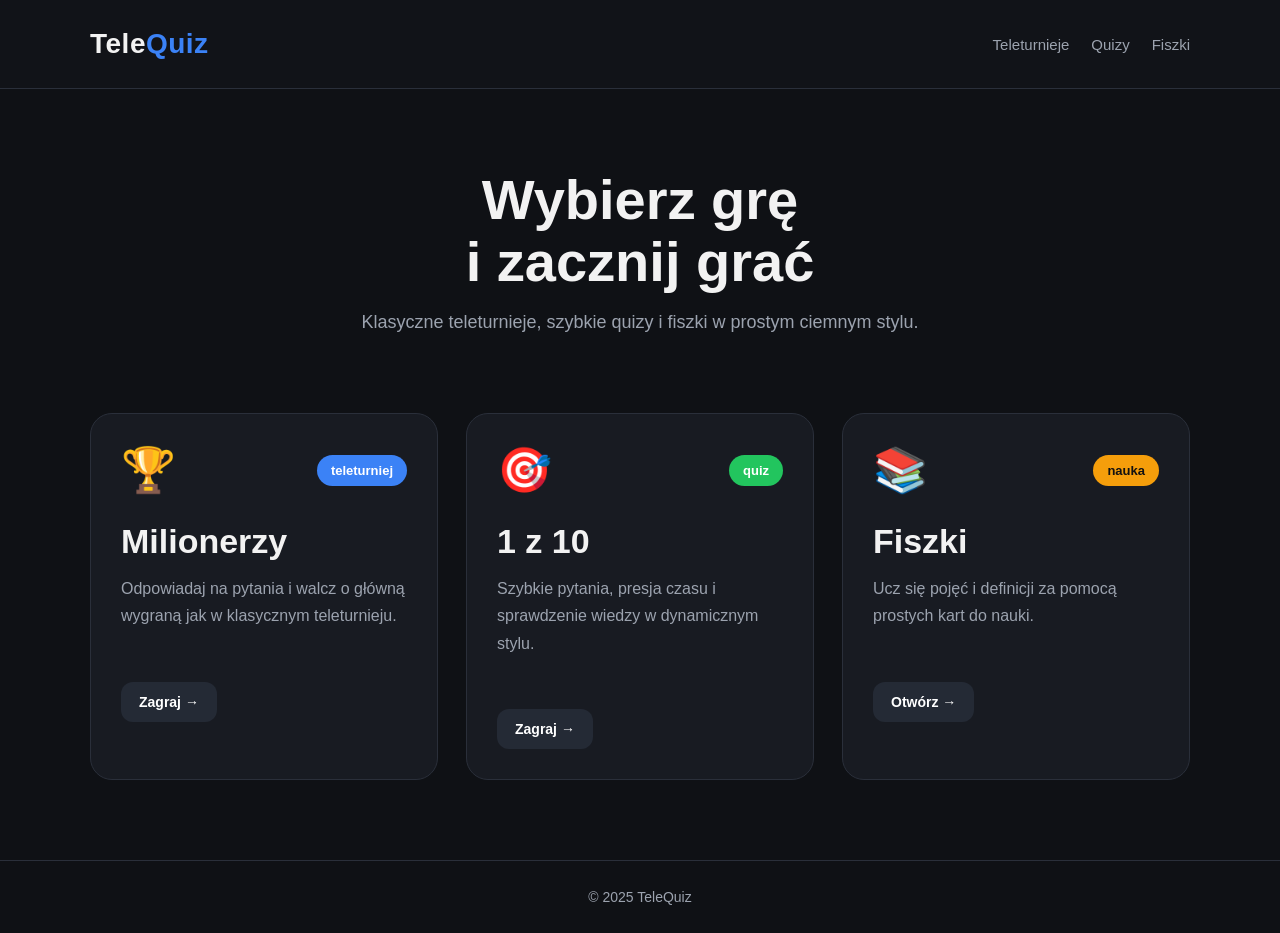
<file: index.html>
<!DOCTYPE html>
<html lang="pl">
<head>
  <meta charset="UTF-8" />
  <meta name="viewport" content="width=device-width, initial-scale=1.0" />
  <title>Teleturnieje</title>

  <style>
    *{
      margin:0;
      padding:0;
      box-sizing:border-box;
    }

    :root{
      --bg:#0f1115;
      --card:#181b22;
      --card-hover:#1f232c;
      --border:#2a2f3a;
      --text:#f2f2f2;
      --muted:#9ca3af;

      --blue:#3b82f6;
      --green:#22c55e;
      --orange:#f59e0b;
    }

    body{
      font-family: Arial, Helvetica, sans-serif;
      background: var(--bg);
      color: var(--text);
      min-height:100vh;
    }

    .container{
      width:min(1100px,92%);
      margin:auto;
    }

    /* HEADER */

    header{
      padding:28px 0;
      border-bottom:1px solid var(--border);
      background:#111318;
    }

    .header-inner{
      display:flex;
      align-items:center;
      justify-content:space-between;
    }

    .logo{
      font-size:28px;
      font-weight:700;
      letter-spacing:0.5px;
    }

    .logo span{
      color:var(--blue);
    }

    nav{
      display:flex;
      gap:22px;
      color:var(--muted);
      font-size:15px;
    }

    /* HERO */

    .hero{
      padding:80px 0 50px;
      text-align:center;
    }

    .hero h1{
      font-size:56px;
      line-height:1.1;
      margin-bottom:20px;
    }

    .hero p{
      color:var(--muted);
      font-size:18px;
      max-width:700px;
      margin:auto;
    }

    /* GAMES */

    .games{
      padding:30px 0 80px;
    }

    .games-grid{
      display:grid;
      grid-template-columns:repeat(auto-fit,minmax(300px,1fr));
      gap:28px;
    }

    .game-card{
      background:var(--card);
      border:1px solid var(--border);
      border-radius:22px;
      padding:30px;
      text-decoration:none;
      color:inherit;
      transition:0.25s ease;
      position:relative;
      overflow:hidden;
    }

    .game-card:hover{
      transform:translateY(-6px);
      background:var(--card-hover);
      border-color:#3a4250;
      box-shadow:0 20px 40px rgba(0,0,0,0.35);
    }

    .top{
      display:flex;
      align-items:center;
      justify-content:space-between;
      margin-bottom:26px;
    }

    .icon{
      font-size:44px;
    }

    .badge{
      padding:8px 14px;
      border-radius:999px;
      font-size:13px;
      font-weight:700;
      color:white;
    }

    .blue{
      background:var(--blue);
    }

    .green{
      background:var(--green);
    }

    .orange{
      background:var(--orange);
      color:#111;
    }

    .game-card h2{
      font-size:34px;
      margin-bottom:14px;
    }

    .game-card p{
      color:var(--muted);
      line-height:1.7;
      margin-bottom:24px;
    }

    .meta{
      display:flex;
      justify-content:space-between;
      font-size:14px;
      color:#c7c7c7;
    }

    .play{
      margin-top:28px;
      display:inline-block;
      padding:12px 18px;
      border-radius:12px;
      background:#242a35;
      color:white;
      font-size:14px;
      font-weight:700;
      transition:0.2s;
    }

    .game-card:hover .play{
      background:#2f3744;
    }

    footer{
      border-top:1px solid var(--border);
      padding:28px 0;
      text-align:center;
      color:var(--muted);
      font-size:14px;
    }

    @media(max-width:700px){

      .hero h1{
        font-size:40px;
      }

      nav{
        display:none;
      }

      .game-card h2{
        font-size:28px;
      }

    }
  </style>
</head>
<body>

  <!-- HEADER -->

  <header>
    <div class="container header-inner">

      <div class="logo">
        Tele<span>Quiz</span>
      </div>

      <nav>
        <span>Teleturnieje</span>
        <span>Quizy</span>
        <span>Fiszki</span>
      </nav>

    </div>
  </header>

  <!-- HERO -->

  <section class="hero">
    <div class="container">

      <h1>
        Wybierz grę<br>
        i zacznij grać
      </h1>

      <p>
        Klasyczne teleturnieje, szybkie quizy i fiszki
        w prostym ciemnym stylu.
      </p>

    </div>
  </section>

  <!-- GAMES -->

  <section class="games">
    <div class="container">

      <div class="games-grid">

        <!-- MILIONERZY -->

        <a class="game-card" href="./milionerzy.html">

          <div class="top">
            <div class="icon">🏆</div>
            <div class="badge blue">teleturniej</div>
          </div>

          <h2>Milionerzy</h2>

          <p>
            Odpowiadaj na pytania i walcz
            o główną wygraną jak w klasycznym teleturnieju.
          </p>

          <div class="meta">
          </div>

          <div class="play">
            Zagraj →
          </div>

        </a>

        <!-- 1Z10 -->

        <a class="game-card" href="./1z10.html">

          <div class="top">
            <div class="icon">🎯</div>
            <div class="badge green">quiz</div>
          </div>

          <h2>1 z 10</h2>

          <p>
            Szybkie pytania, presja czasu
            i sprawdzenie wiedzy w dynamicznym stylu.
          </p>

          <div class="meta">
          </div>

          <div class="play">
            Zagraj →
          </div>

        </a>

        <!-- FISZKI -->

        <a class="game-card" href="./fiszki.html">

          <div class="top">
            <div class="icon">📚</div>
            <div class="badge orange">nauka</div>
          </div>

          <h2>Fiszki</h2>

          <p>
            Ucz się pojęć i definicji
            za pomocą prostych kart do nauki.
          </p>

          <div class="meta">
          </div>

          <div class="play">
            Otwórz →
          </div>

        </a>

      </div>

    </div>
  </section>

  <!-- FOOTER -->

  <footer>
    © 2025 TeleQuiz
  </footer>

</body>
</html>
</file>
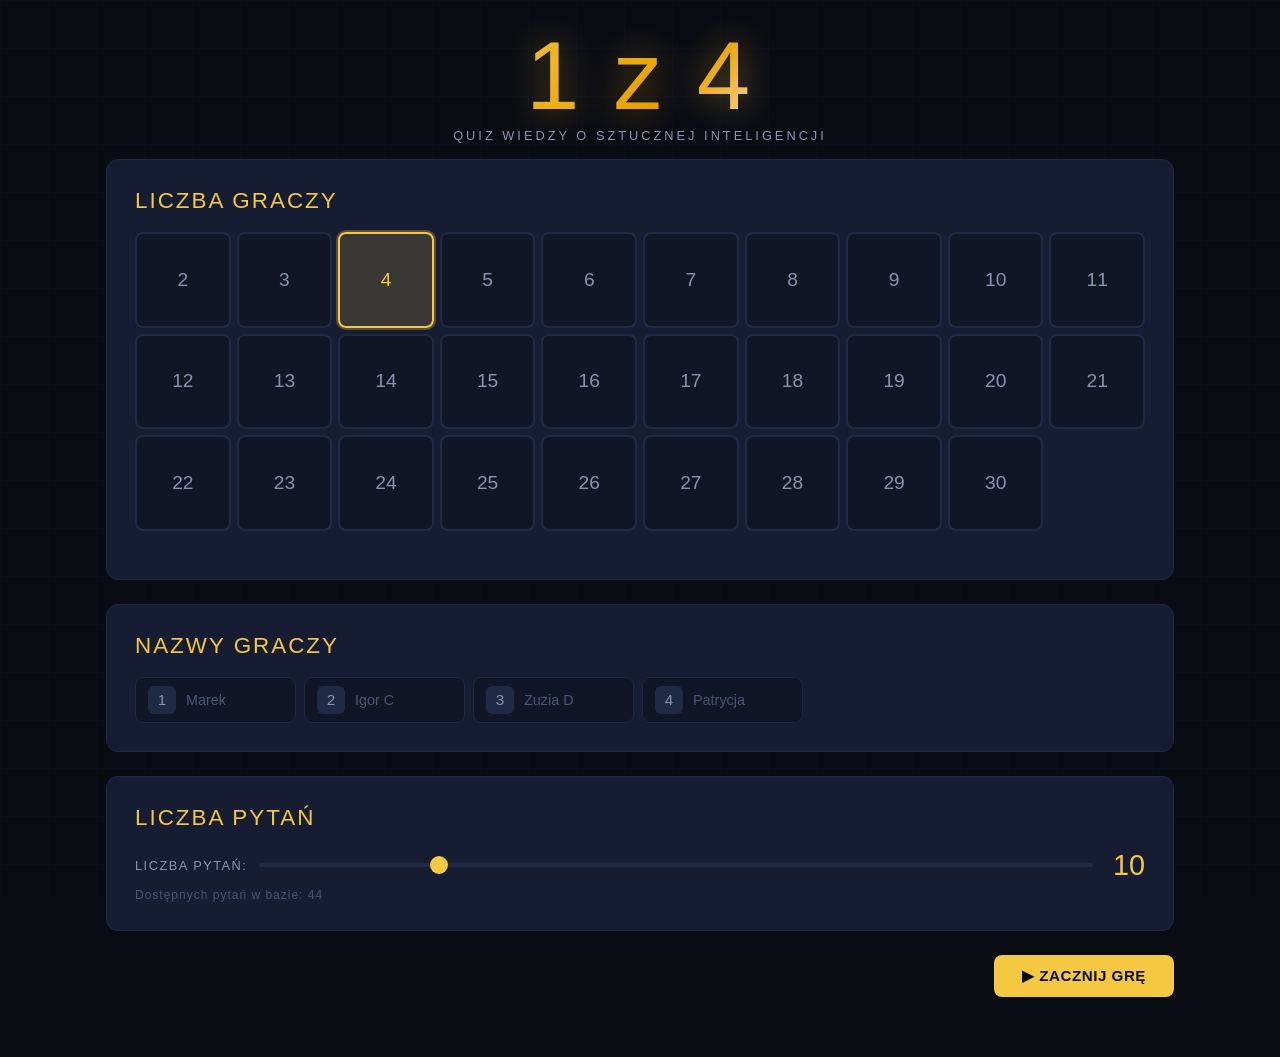
<file: 1z10.html>
<!DOCTYPE html>
<html lang="pl">
<head>
<meta charset="UTF-8" />
<meta name="viewport" content="width=device-width, initial-scale=1.0" />
<title>1 z N — Quiz AI</title>
<link rel="preconnect" href="https://fonts.googleapis.com" />
<link href="https://fonts.googleapis.com/css2?family=Cinzel:wght@400;700;900&family=Raleway:wght@300;400;600&display=swap" rel="stylesheet"/>
<style>
  /* ===== RESET & TOKENS ===== */
  *, *::before, *::after { box-sizing: border-box; margin: 0; padding: 0; }

  :root {
    --bg:       #0a0c14;
    --surface:  #111627;
    --card:     #161d32;
    --border:   #1f2a45;
    --gold:     #f5c842;
    --gold2:    #e8a000;
    --blue:     #2563eb;
    --green:    #22c55e;
    --red:      #ef4444;
    --muted:    #4a5578;
    --text:     #e8eaf0;
    --subtext:  #8a94b0;
    --radius:   12px;
    --font-h:   'Bebas Neue', sans-serif;
    --font-b:   'DM Sans', sans-serif;
  }

  body {
    background: var(--bg);
    color: var(--text);
    font-family: var(--font-b);
    min-height: 100vh;
    display: flex;
    flex-direction: column;
    align-items: center;
    overflow-x: hidden;
  }

  /* ===== BACKGROUND GRID ===== */
  body::before {
    content: '';
    position: fixed; inset: 0;
    background-image:
      linear-gradient(rgba(37,99,235,.04) 1px, transparent 1px),
      linear-gradient(90deg, rgba(37,99,235,.04) 1px, transparent 1px);
    background-size: 48px 48px;
    pointer-events: none;
    z-index: 0;
  }

  /* ===== LOGO BAR ===== */
  #logo-bar {
    width: 100%;
    display: flex;
    align-items: center;
    justify-content: center;
    padding: 28px 0 16px;
    position: relative;
    z-index: 1;
  }

  #logo {
    font-family: var(--font-h);
    font-size: clamp(3.5rem, 8vw, 6rem);
    letter-spacing: 4px;
    background: linear-gradient(135deg, var(--gold) 0%, var(--gold2) 60%, #fff 100%);
    -webkit-background-clip: text;
    -webkit-text-fill-color: transparent;
    background-clip: text;
    text-shadow: none;
    line-height: 1;
    text-align: center;
    display: block;
    width: 100%;
    position: relative;
  }

  #logo::after {
    content: attr(data-title);
    position: absolute;
    inset: 0;
    background: linear-gradient(135deg, var(--gold) 0%, var(--gold2) 60%, #fff 100%);
    -webkit-background-clip: text;
    -webkit-text-fill-color: transparent;
    background-clip: text;
    filter: blur(18px);
    opacity: .5;
  }

  #subtitle {
    font-family: var(--font-b);
    font-size: .8rem;
    letter-spacing: 3px;
    text-transform: uppercase;
    color: var(--subtext);
    text-align: center;
    margin-top: 4px;
  }

  /* ===== MAIN WRAPPER ===== */
  #app {
    width: 100%;
    max-width: 1100px;
    padding: 0 16px 60px;
    position: relative;
    z-index: 1;
  }

  /* ===== SCREENS ===== */
  .screen { display: none; flex-direction: column; gap: 24px; }
  .screen.active { display: flex; }

  /* ===== CARD ===== */
  .card {
    background: var(--card);
    border: 1px solid var(--border);
    border-radius: var(--radius);
    padding: 28px;
  }

  .card-title {
    font-family: var(--font-h);
    font-size: 1.4rem;
    letter-spacing: 2px;
    color: var(--gold);
    margin-bottom: 18px;
  }

  /* ===== BUTTONS ===== */
  .btn {
    display: inline-flex;
    align-items: center;
    justify-content: center;
    gap: 8px;
    padding: 12px 28px;
    border: none;
    border-radius: 8px;
    font-family: var(--font-b);
    font-size: .95rem;
    font-weight: 700;
    letter-spacing: .5px;
    cursor: pointer;
    transition: all .15s;
  }
  .btn:active { transform: scale(.97); }

  .btn-primary {
    background: var(--gold);
    color: #0a0c14;
  }
  .btn-primary:hover { background: var(--gold2); }

  .btn-secondary {
    background: var(--surface);
    color: var(--text);
    border: 1px solid var(--border);
  }
  .btn-secondary:hover { border-color: var(--gold); color: var(--gold); }

  .btn-danger { background: var(--red); color: #fff; }
  .btn-danger:hover { background: #c53030; }

  .btn-success { background: var(--green); color: #fff; }
  .btn-success:hover { background: #16a34a; }

  .btn-reveal {
    background: rgba(245,200,66,.15);
    color: var(--gold);
    border: 1px solid rgba(245,200,66,.4);
  }
  .btn-reveal:hover { background: rgba(245,200,66,.25); }

  .btn-full { width: 100%; }

  /* ===== SETUP SCREEN ===== */
  .player-count-grid {
    display: grid;
    grid-template-columns: repeat(10, 1fr);
    gap: 6px;
    margin-bottom: 20px;
  }

  .count-btn {
    aspect-ratio: 1;
    border: 2px solid var(--border);
    border-radius: 8px;
    background: var(--surface);
    color: var(--subtext);
    font-family: var(--font-h);
    font-size: clamp(.9rem, 1.5vw, 1.3rem);
    cursor: pointer;
    transition: all .15s;
  }
  .count-btn:hover, .count-btn.selected {
    border-color: var(--gold);
    color: var(--gold);
    background: rgba(245,200,66,.08);
  }
  .count-btn.selected {
    background: rgba(245,200,66,.16);
    box-shadow: 0 0 0 2px rgba(245,200,66,.3);
  }

  .players-grid {
    display: grid;
    grid-template-columns: repeat(auto-fill, minmax(160px, 1fr));
    gap: 8px;
    max-height: 420px;
    overflow-y: auto;
    padding-right: 4px;
  }
  .players-grid::-webkit-scrollbar { width: 4px; }
  .players-grid::-webkit-scrollbar-track { background: var(--surface); }
  .players-grid::-webkit-scrollbar-thumb { background: var(--border); border-radius: 2px; }

  .player-input-wrap {
    display: flex;
    align-items: center;
    gap: 10px;
    background: var(--surface);
    border: 1px solid var(--border);
    border-radius: 8px;
    padding: 8px 12px;
    transition: border-color .15s;
  }
  .player-input-wrap:focus-within { border-color: var(--gold); }

  .player-badge {
    width: 28px; height: 28px;
    background: var(--border);
    border-radius: 6px;
    display: flex; align-items: center; justify-content: center;
    font-family: var(--font-h);
    font-size: .95rem;
    color: var(--subtext);
    flex-shrink: 0;
  }

  .player-input {
    background: transparent;
    border: none;
    outline: none;
    color: var(--text);
    font-family: var(--font-b);
    font-size: .9rem;
    width: 100%;
  }
  .player-input::placeholder { color: var(--muted); }

  /* ===== QUESTION COUNT ===== */
  .q-count-row {
    display: flex;
    align-items: center;
    gap: 12px;
  }

  input[type="range"] {
    -webkit-appearance: none;
    flex: 1;
    height: 4px;
    border-radius: 2px;
    background: var(--border);
    outline: none;
  }
  input[type="range"]::-webkit-slider-thumb {
    -webkit-appearance: none;
    width: 18px; height: 18px;
    border-radius: 50%;
    background: var(--gold);
    cursor: pointer;
  }

  .q-count-val {
    font-family: var(--font-h);
    font-size: 1.8rem;
    color: var(--gold);
    min-width: 40px;
    text-align: right;
  }

  #q-count-max {
    font-size: .75rem;
    color: var(--muted);
    letter-spacing: 1px;
    margin-top: 6px;
  }

  /* ===== GAME SCREEN ===== */
  #scoreboard {
    display: grid;
    grid-template-columns: repeat(auto-fill, minmax(88px, 1fr));
    gap: 6px;
  }

  #scoreboard.many {
    grid-template-columns: repeat(auto-fill, minmax(72px, 1fr));
    gap: 4px;
  }

  .score-card {
    background: var(--surface);
    border: 2px solid var(--border);
    border-radius: 10px;
    padding: 8px 6px;
    text-align: center;
    transition: all .2s;
    position: relative;
    overflow: hidden;
    cursor: pointer;
    user-select: none;
    -webkit-tap-highlight-color: transparent;
  }
  .score-card:hover:not(.correct):not(.wrong):not(.buzzed) {
    border-color: rgba(245,200,66,.5);
    background: rgba(245,200,66,.05);
  }
  .score-card.buzzed {
    border-color: var(--gold);
    background: rgba(245,200,66,.1);
    box-shadow: 0 0 18px rgba(245,200,66,.25);
    animation: pulse-gold .4s ease-in-out;
  }
  .score-card.correct {
    border-color: var(--green);
    background: rgba(34,197,94,.12);
    cursor: default;
  }
  .score-card.wrong {
    border-color: var(--red);
    background: rgba(239,68,68,.08);
    cursor: default;
    opacity: .55;
  }

  @keyframes pulse-gold {
    0%   { transform: scale(1); }
    50%  { transform: scale(1.04); }
    100% { transform: scale(1); }
  }

  .score-name {
    font-size: .68rem;
    color: var(--subtext);
    margin-bottom: 2px;
    white-space: nowrap;
    overflow: hidden;
    text-overflow: ellipsis;
  }
  .score-pts {
    font-family: var(--font-h);
    font-size: 1.6rem;
    line-height: 1;
    color: var(--text);
  }
  .score-key {
    font-size: .6rem;
    color: var(--muted);
    margin-top: 2px;
  }
  .score-buzz-btn {
    display: block;
    width: 100%;
    margin-top: 4px;
    padding: 3px 0;
    background: rgba(245,200,66,.12);
    border: 1px solid rgba(245,200,66,.25);
    border-radius: 4px;
    color: var(--gold);
    font-size: .62rem;
    font-weight: 700;
    letter-spacing: .5px;
    cursor: pointer;
    font-family: var(--font-b);
  }
  .score-card.buzzed .score-buzz-btn,
  .score-card.correct .score-buzz-btn,
  .score-card.wrong .score-buzz-btn { display: none; }

  /* ===== QUESTION BOX ===== */
  #question-box {
    background: var(--card);
    border: 2px solid var(--border);
    border-radius: var(--radius);
    padding: 36px 32px;
    text-align: center;
    min-height: 180px;
    display: flex;
    flex-direction: column;
    align-items: center;
    justify-content: center;
    gap: 16px;
    position: relative;
  }

  #q-number {
    font-size: .75rem;
    letter-spacing: 2px;
    text-transform: uppercase;
    color: var(--muted);
  }

  #q-text {
    font-family: var(--font-b);
    font-size: clamp(1.1rem, 2.5vw, 1.5rem);
    font-weight: 500;
    color: var(--text);
    line-height: 1.45;
    max-width: 640px;
  }

  #q-buzz-hint {
    font-size: .8rem;
    color: var(--subtext);
    animation: blink 1.2s step-end infinite;
  }
  #q-buzz-hint span { color: var(--gold); }
  @keyframes blink { 50% { opacity: 0; } }

  /* ===== ANSWER PHASE ===== */
  #answer-phase {
    background: var(--card);
    border: 2px solid var(--gold);
    border-radius: var(--radius);
    padding: 28px;
    display: none;
    flex-direction: column;
    gap: 16px;
    align-items: center;
  }
  #answer-phase.visible { display: flex; }

  /* Sub-phase: player input */
  #sub-input {
    width: 100%;
    display: flex;
    flex-direction: column;
    align-items: center;
    gap: 16px;
  }

  /* Sub-phase: host evaluation */
  #sub-eval {
    width: 100%;
    display: none;
    flex-direction: column;
    align-items: center;
    gap: 18px;
  }
  #sub-eval.visible { display: flex; }

  #answering-name {
    font-family: var(--font-h);
    font-size: 1.6rem;
    color: var(--gold);
    letter-spacing: 2px;
  }

  #answer-input {
    width: 100%;
    max-width: 480px;
    padding: 14px 20px;
    background: var(--surface);
    border: 2px solid var(--border);
    border-radius: 8px;
    color: var(--text);
    font-family: var(--font-b);
    font-size: 1.1rem;
    outline: none;
    text-align: center;
    transition: border-color .15s;
  }
  #answer-input:focus { border-color: var(--gold); }

  /* Eval panel */
  #eval-player-name {
    font-family: var(--font-h);
    font-size: 1.6rem;
    color: var(--gold);
    letter-spacing: 2px;
  }

  #eval-correct-answer {
    background: rgba(34,197,94,.12);
    border: 1px solid rgba(34,197,94,.35);
    border-radius: 8px;
    padding: 10px 24px;
    font-size: 1rem;
    color: var(--green);
    font-weight: 700;
    text-align: center;
    max-width: 480px;
    width: 100%;
    word-break: break-word;
    animation: fade-in .3s ease;
    display: none;
  }
  @keyframes fade-in { from { opacity:0; transform:translateY(-6px); } to { opacity:1; transform:none; } }

  .host-label {
    font-size: .7rem;
    letter-spacing: 2px;
    text-transform: uppercase;
    color: var(--muted);
    background: var(--surface);
    border: 1px solid var(--border);
    border-radius: 4px;
    padding: 2px 8px;
  }

  .eval-actions {
    display: flex;
    gap: 10px;
    flex-wrap: wrap;
    justify-content: center;
    width: 100%;
  }

  .skip-question-row {
    display: flex;
    gap: 10px;
    justify-content: center;
    width: 100%;
    margin-top: 4px;
  }

  /* ===== RESULT FLASH ===== */
  #result-flash {
    display: none;
    position: fixed;
    inset: 0;
    background: rgba(0,0,0,.65);
    z-index: 99;
    align-items: center;
    justify-content: center;
    flex-direction: column;
    gap: 12px;
  }
  #result-flash.show { display: flex; }

  #flash-icon {
    font-size: 5rem;
    animation: pop .35s cubic-bezier(.34,1.56,.64,1);
  }
  @keyframes pop {
    from { transform: scale(.4); opacity: 0; }
    to   { transform: scale(1);  opacity: 1; }
  }

  #flash-text {
    font-family: var(--font-h);
    font-size: 2.2rem;
    letter-spacing: 3px;
    text-align: center;
    max-width: 560px;
    line-height: 1.2;
  }
  #flash-correct-answer {
    font-size: .9rem;
    color: var(--subtext);
    max-width: 440px;
    text-align: center;
  }

  /* Flash with close button (for reveal only) */
  #flash-close-btn {
    margin-top: 8px;
    display: none;
    padding: 10px 32px;
    background: var(--surface);
    border: 1px solid var(--border);
    border-radius: 8px;
    color: var(--text);
    font-family: var(--font-b);
    font-size: .9rem;
    font-weight: 700;
    cursor: pointer;
    letter-spacing: .5px;
    transition: border-color .15s;
  }
  #flash-close-btn:hover { border-color: var(--gold); color: var(--gold); }
  #flash-close-btn.visible { display: inline-flex; align-items: center; justify-content: center; gap: 6px; }

  /* ===== PROGRESS BAR ===== */
  #progress-wrap {
    display: flex;
    align-items: center;
    gap: 12px;
  }
  #progress-bar-bg {
    flex: 1;
    height: 6px;
    background: var(--border);
    border-radius: 3px;
    overflow: hidden;
  }
  #progress-bar-fill {
    height: 100%;
    background: linear-gradient(90deg, var(--blue), var(--gold));
    border-radius: 3px;
    transition: width .4s ease;
  }
  #progress-label {
    font-size: .8rem;
    color: var(--subtext);
    white-space: nowrap;
  }

  /* ===== END SCREEN ===== */
  #podium {
    display: flex;
    justify-content: center;
    align-items: flex-end;
    gap: 12px;
    padding: 16px 0;
  }

  .podium-slot {
    display: flex;
    flex-direction: column;
    align-items: center;
    gap: 6px;
  }

  .podium-name {
    font-size: .8rem;
    color: var(--subtext);
    max-width: 90px;
    text-align: center;
    overflow: hidden;
    text-overflow: ellipsis;
    white-space: nowrap;
  }
  .podium-pts {
    font-family: var(--font-h);
    font-size: 1.5rem;
    color: var(--text);
  }
  .podium-bar {
    width: 80px;
    border-radius: 6px 6px 0 0;
    display: flex;
    align-items: flex-start;
    justify-content: center;
    padding-top: 8px;
    font-family: var(--font-h);
    font-size: 1.8rem;
  }

  .podium-1 .podium-bar { background: linear-gradient(180deg, #f5c842, #c48a00); height: 120px; }
  .podium-2 .podium-bar { background: linear-gradient(180deg, #b4bfcc, #6b7a8d); height: 90px; }
  .podium-3 .podium-bar { background: linear-gradient(180deg, #c97a3a, #7a4718); height: 65px; }
  .podium-rest .podium-bar { background: var(--border); height: 44px; }

  #final-ranking {
    display: flex;
    flex-direction: column;
    gap: 6px;
  }

  .rank-row {
    display: flex;
    align-items: center;
    gap: 14px;
    padding: 10px 16px;
    background: var(--surface);
    border: 1px solid var(--border);
    border-radius: 8px;
  }
  .rank-row:first-child { border-color: var(--gold); background: rgba(245,200,66,.07); }

  .rank-pos {
    font-family: var(--font-h);
    font-size: 1.3rem;
    color: var(--muted);
    min-width: 28px;
  }
  .rank-row:first-child .rank-pos { color: var(--gold); }
  .rank-row-name { flex: 1; font-weight: 500; }
  .rank-row-pts {
    font-family: var(--font-h);
    font-size: 1.4rem;
    color: var(--text);
  }

  /* ===== UTILITY ===== */
  .row { display: flex; gap: 12px; flex-wrap: wrap; }
  .row-right { justify-content: flex-end; }
  .row-center { justify-content: center; }

  label.field-label {
    display: block;
    font-size: .8rem;
    letter-spacing: 1.5px;
    text-transform: uppercase;
    color: var(--subtext);
    margin-bottom: 8px;
  }

  .divider {
    height: 1px;
    background: var(--border);
    margin: 4px 0;
  }

  #buzz-log {
    display: flex;
    flex-direction: column;
    gap: 4px;
    max-height: 90px;
    overflow-y: auto;
    font-size: .78rem;
    color: var(--subtext);
    width: 100%;
  }
  .buzz-entry { display: flex; gap: 6px; align-items: center; }
  .buzz-dot { width: 6px; height: 6px; border-radius: 50%; background: var(--gold); flex-shrink: 0; }

  #answer-timer {
    font-family: var(--font-h);
    font-size: 2.4rem;
    color: var(--gold);
    line-height: 1;
  }
  #answer-timer.urgent { color: var(--red); animation: blink .5s step-end infinite; }

  /* Skip question button in question box */
  #btn-skip-question {
    margin-top: 8px;
    padding: 7px 18px;
    background: transparent;
    border: 1px solid var(--border);
    border-radius: 6px;
    color: var(--muted);
    font-family: var(--font-b);
    font-size: .78rem;
    cursor: pointer;
    transition: all .15s;
    letter-spacing: .5px;
  }
  #btn-skip-question:hover { border-color: var(--subtext); color: var(--text); }
</style>
</head>
<body>

<!-- LOGO -->
<div id="logo-bar">
  <div>
    <div id="logo" data-title="1 z 10">1 z 10</div>
    <div id="subtitle">Quiz wiedzy o sztucznej inteligencji</div>
  </div>
</div>

<div id="app">

  <!-- ===================== SETUP SCREEN ===================== -->
  <div id="screen-setup" class="screen active">

    <div class="card">
      <div class="card-title">LICZBA GRACZY</div>
      <div class="player-count-grid" id="count-grid"></div>
    </div>

    <div class="card">
      <div class="card-title">NAZWY GRACZY</div>
      <div class="players-grid" id="players-grid"></div>
    </div>

    <div class="card">
      <div class="card-title">LICZBA PYTAŃ</div>
      <div class="q-count-row">
        <label class="field-label" style="margin:0;white-space:nowrap">Liczba pytań:</label>
        <input type="range" id="q-range" min="1" max="30" value="10" step="1" />
        <div class="q-count-val" id="q-count-val">10</div>
      </div>
      <div id="q-count-max">Dostępnych pytań w bazie: <span id="q-pool-size">…</span></div>
    </div>

    <div class="row row-right">
      <button class="btn btn-primary" id="btn-start" onclick="startGame()">▶ ZACZNIJ GRĘ</button>
    </div>

  </div>

  <!-- ===================== GAME SCREEN ===================== -->
  <div id="screen-game" class="screen">

    <div id="progress-wrap">
      <div id="progress-bar-bg"><div id="progress-bar-fill" style="width:0%"></div></div>
      <div id="progress-label">0 / 0</div>
    </div>

    <div id="scoreboard"></div>

    <!-- Question display -->
    <div id="question-box">
      <div id="q-number">PYTANIE 1</div>
      <div id="q-text">Ładowanie pytania…</div>
      <div id="q-buzz-hint">▼ Naciśnij swój klawisz żeby odpowiedzieć</div>
      <button id="btn-skip-question" onclick="skipQuestion()">Pomiń pytanie →</button>
    </div>

    <!-- Answer + evaluation panel -->
    <div id="answer-phase">

      <!-- SUB-PHASE 1: player types answer -->
      <div id="sub-input">
        <div id="answering-name">GRACZ</div>
        <div style="display:flex;align-items:center;gap:16px">
  <div id="answer-timer">10</div>
</div>
        <div class="row row-center">
          <button class="btn btn-primary" onclick="submitAnswer()">✔ ZATWIERDŹ</button>
          <button class="btn btn-secondary" onclick="timeoutAnswerer()">⌛ CZAS MINĄŁ</button>
        </div>
      </div>

      <!-- SUB-PHASE 2: host evaluation -->
      <div id="sub-eval">
        <span class="host-label">🎙 PROWADZĄCY — OCEŃ ODPOWIEDŹ</span>
        <div id="eval-player-name">GRACZ</div>

        <!-- Revealed correct answer (hidden until host clicks) -->
        <div id="eval-correct-answer"></div>

        <!-- Show answer button -->
        <div class="eval-actions">
          <button class="btn btn-reveal" id="btn-reveal" onclick="revealCorrectAnswer()">💡 Pokaż prawidłową odpowiedź</button>
        </div>

        <!-- Judge buttons -->
        <div class="eval-actions" style="gap:14px">
          <button class="btn btn-success" style="font-size:1.05rem;padding:14px 36px;" onclick="hostJudge(true)">✓ POPRAWNA</button>
          <button class="btn btn-danger"  style="font-size:1.05rem;padding:14px 36px;" onclick="hostJudge(false)">✗ BŁĘDNA</button>
        </div>

        <div style="width:100%;height:1px;background:var(--border);margin:2px 0"></div>
        <button class="btn btn-secondary" style="font-size:.82rem;padding:8px 20px;" onclick="skipQuestion()">Pomiń pytanie bez punktów →</button>
      </div>

      <div id="buzz-log"></div>
    </div>

    <div class="row row-right">
      <button class="btn btn-secondary" onclick="quitGame()">⬅ Wyjdź</button>
    </div>

  </div>

  <!-- ===================== END SCREEN ===================== -->
  <div id="screen-end" class="screen">

    <div class="card" style="text-align:center">
      <div class="card-title" style="font-size:2rem;letter-spacing:4px">KONIEC GRY!</div>
      <div id="winner-text" style="font-size:1.1rem;color:var(--subtext)"></div>
    </div>

    <div class="card">
      <div class="card-title">PODIUM</div>
      <div id="podium"></div>
    </div>

    <div class="card">
      <div class="card-title">WYNIKI KOŃCOWE</div>
      <div id="final-ranking"></div>
    </div>

    <div class="row row-right">
      <button class="btn btn-primary" onclick="backToSetup()">↩ GRAJ PONOWNIE</button>
    </div>

  </div>

</div>

<!-- RESULT FLASH OVERLAY -->
<div id="result-flash">
  <div id="flash-icon">✅</div>
  <div id="flash-text"></div>
  <div id="flash-correct-answer"></div>
  <button id="flash-close-btn" onclick="hideFlash()">✕ Zamknij i oceń</button>
</div>

<script src="./js/pytania.js"></script>
<script src="./js/utils.js"></script>
<script>
// =============================================
// GAME STATE
// =============================================
let GRA = null;
let timerInterval = null;
let timerVal = 10;
let answerLocked = false;
let currentAnswerer = null;   // gracz currently in answer/eval phase
let revealedAnswer = false;   // whether host already clicked reveal this round

// =============================================
// SETUP
// =============================================
let selectedCount = 4;

(function initSetup() {
  // Player count buttons 2–30
  const grid = document.getElementById('count-grid');
  for (let i = 2; i <= 30; i++) {
    const b = document.createElement('button');
    b.className = 'count-btn' + (i === selectedCount ? ' selected' : '');
    b.textContent = i;
    b.dataset.n = i;
    b.onclick = () => selectCount(i);
    grid.appendChild(b);
  }

  // Q range — dynamic max from PYTANIA pool
  const range = document.getElementById('q-range');

  // Wait for pytania.js to load, then set max
  function setRangeMax() {
    const poolSize = (typeof PYTANIA !== 'undefined') ? PYTANIA.length : 30;
    range.max = poolSize;
    const defaultVal = Math.min(10, poolSize);
    range.value = defaultVal;
    document.getElementById('q-count-val').textContent = defaultVal;
    document.getElementById('q-pool-size').textContent = poolSize;
  }

  // If PYTANIA already defined (sync load), set immediately; else wait
  if (typeof PYTANIA !== 'undefined') {
    setRangeMax();
  } else {
    window.addEventListener('load', setRangeMax);
    // fallback: try after short delay
    setTimeout(setRangeMax, 100);
  }

  range.addEventListener('input', () => {
    document.getElementById('q-count-val').textContent = range.value;
  });

  renderPlayerInputs();
  updateLogo(selectedCount);
})();

function selectCount(n) {
  selectedCount = n;
  document.querySelectorAll('.count-btn').forEach(b => {
    b.classList.toggle('selected', +b.dataset.n === n);
  });
  renderPlayerInputs();
  updateLogo(n);
}

function renderPlayerInputs() {
  const grid = document.getElementById('players-grid');
  const existing = [...grid.querySelectorAll('input')].map(i => i.value);
  grid.innerHTML = '';

  const klucze = ["1","2","3","4","5","6","7","8","9","0",
                  "—","—","—","—","—","—","—","—","—","—",
                  "—","—","—","—","—","—","—","—","—","—"];
  const domyslne = [
    "Marek","Igor C","Zuzia D","Patrycja","Kacper E","Szymon G","Adam","Szymon P","Nikola S","Tosia",
    "Natalia","Zuzia T","Marta","Ola","Kacper W","Piotr","Pawel","Julia","Ksawery","Marysia",
    "Natalia","Wiktoria","Aleksander","Antek","Hanna","Julia W","Kuba","Nikola Z","Szymon Z","Igor Z"
  ];

  for (let i = 0; i < selectedCount; i++) {
    const wrap = document.createElement('div');
    wrap.className = 'player-input-wrap';

    const badge = document.createElement('div');
    badge.className = 'player-badge';
    badge.textContent = klucze[i];

    const inp = document.createElement('input');
    inp.className = 'player-input';
    inp.type = 'text';
    inp.placeholder = domyslne[i] || `Gracz ${i+1}`;
    inp.value = existing[i] || '';
    inp.maxLength = 16;

    wrap.appendChild(badge);
    wrap.appendChild(inp);
    grid.appendChild(wrap);
  }
}

function getPlayerNames() {
  const domyslne = Array.from({length:30}, (_,i) => `Gracz ${i+1}`);
  return [...document.querySelectorAll('.player-input')].map((inp, i) =>
    inp.value.trim() || domyslne[i]
  );
}

function updateLogo(n) {
  const logo = document.getElementById('logo');
  const t = `1 z ${n}`;
  logo.textContent = t;
  logo.setAttribute('data-title', t);
}

// =============================================
// START GAME
// =============================================
function startGame() {
  const names = getPlayerNames();
  const qCount = +document.getElementById('q-range').value;
  const pytania = losujPytania(PYTANIA, qCount);

  GRA = stworzStanGry(names, pytania);

  showScreen('game');
  updateProgress();
  renderScoreboard();
  showQuestion();
  document.addEventListener('keydown', onKeyDown);
}

// =============================================
// SHOW QUESTION
// =============================================
function showQuestion() {
  if (GRA.aktualnyIndeks >= GRA.pytania.length) {
    endGame();
    return;
  }

  const p = GRA.pytania[GRA.aktualnyIndeks];
  GRA.fazaGry = 'pytanie';
  GRA.buzzKolejka = [];
  answerLocked = false;
  currentAnswerer = null;
  revealedAnswer = false;

  // Reset all player buzz/correct/wrong flags for this question
  GRA.gracze.forEach(g => { g.buzzed = false; });
  renderScoreboard();

  document.getElementById('q-number').textContent =
    `PYTANIE ${GRA.aktualnyIndeks + 1} / ${GRA.pytania.length}`;
  document.getElementById('q-text').textContent = p.pytanie;

  const n = GRA.gracze.length;
  const hintEl = document.getElementById('q-buzz-hint');
  if (n <= 10) {
    hintEl.innerHTML = '▼ Naciśnij swój klawisz <span>1–' + (n <= 9 ? n : '0') + '</span> żeby odpowiedzieć';
  } else {
    hintEl.innerHTML = '▼ Kliknij swój panel lub użyj <span>klawiszy 1–0</span> dla pierwszych 10';
  }
  hintEl.style.display = '';

  // Show skip button only in question phase
  document.getElementById('btn-skip-question').style.display = '';

  hideAnswerPhase();
  updateProgress();
}

// =============================================
// KEYBOARD HANDLER
// =============================================
function onKeyDown(e) {
  if (GRA.fazaGry === 'pytanie') {
    const klucze = ["1","2","3","4","5","6","7","8","9","0"];
    const idx = klucze.indexOf(e.key);
    if (idx === -1 || idx >= GRA.gracze.length) return;
    buzzPlayer(GRA.gracze[idx].id);
  }

  if (GRA.fazaGry === 'odpowiedz') {
    if (e.key === 'Enter') submitAnswer();
  }
}

// =============================================
// BUZZ
// =============================================
function buzzPlayer(gId) {
  if (GRA.fazaGry !== 'pytanie') return;
  if (answerLocked) return;

  const gracz = GRA.gracze.find(g => g.id === gId);
  if (!gracz || gracz.buzzed) return;

  const card = document.getElementById(`sc-${gracz.id}`);
  if (card && (card.classList.contains('correct') || card.classList.contains('wrong'))) return;

  gracz.buzzed = true;
  GRA.buzzKolejka.push(gracz);

  if (card) card.classList.add('buzzed');
  dzwiek('buzz');

  openAnswerPhase(gracz);
}

// =============================================
// ANSWER PHASE — INPUT SUB-PHASE
// =============================================
function openAnswerPhase(gracz) {
  GRA.fazaGry = 'odpowiedz';
  currentAnswerer = gracz;
  answerLocked = false;

  document.getElementById('q-buzz-hint').style.display = 'none';
  document.getElementById('btn-skip-question').style.display = 'none';
  document.getElementById('answering-name').textContent = `${gracz.nazwa} odpowiada!`;

  // Show input sub-phase, hide eval sub-phase
  document.getElementById('sub-input').style.display = '';
  document.getElementById('sub-eval').style.display = 'none';
  document.getElementById('sub-eval').classList.remove('visible');


  document.getElementById('answer-phase').classList.add('visible');

  renderBuzzLog();
  startAnswerTimer(gracz);

  // Focus after small delay (avoid key event triggering input)
}

function startAnswerTimer(gracz) {
  clearInterval(timerInterval);
  timerVal = 10;
  const timerEl = document.getElementById('answer-timer');
  timerEl.textContent = timerVal;
  timerEl.classList.remove('urgent');

  timerInterval = setInterval(() => {
    timerVal--;
    timerEl.textContent = timerVal;
    if (timerVal <= 3) timerEl.classList.add('urgent');
    if (timerVal <= 0) {
      clearInterval(timerInterval);
      // Timer ran out — go straight to evaluation with "(czas minął)"
      transitionToEval('(czas minął)');
    }
  }, 1000);
}

function submitAnswer() {
  if (answerLocked || GRA.fazaGry !== 'odpowiedz') return;
  clearInterval(timerInterval);
transitionToEval('');
}

function timeoutAnswerer() {
  if (GRA.fazaGry !== 'odpowiedz') return;
  clearInterval(timerInterval);
  transitionToEval('(czas minął)');
}

// =============================================
// ANSWER PHASE — EVAL SUB-PHASE
// =============================================
function transitionToEval(wpisana) {
  GRA.fazaGry = 'ocena';
  answerLocked = true;

  // Hide input, show eval
  document.getElementById('sub-input').style.display = 'none';
  const evalDiv = document.getElementById('sub-eval');
  evalDiv.style.display = '';
  evalDiv.classList.add('visible');

  document.getElementById('eval-player-name').textContent = currentAnswerer.nazwa;

  // Reset reveal state
  revealedAnswer = false;
  const corrEl = document.getElementById('eval-correct-answer');
  corrEl.style.display = 'none';
  corrEl.textContent = '';
  document.getElementById('btn-reveal').disabled = false;
  document.getElementById('btn-reveal').style.opacity = '1';
}

function revealCorrectAnswer() {
  if (revealedAnswer) return;
  revealedAnswer = true;

  const poprawna = GRA.pytania[GRA.aktualnyIndeks].poprawna;

  // Show in eval panel
  const corrEl = document.getElementById('eval-correct-answer');
  corrEl.textContent = `✓ Prawidłowa odpowiedź: ${poprawna}`;
  corrEl.style.display = '';

  // Dim the button
  const btn = document.getElementById('btn-reveal');
  btn.disabled = true;
  btn.style.opacity = '.45';

  // Show in big overlay (with close button so host can return to panel)
  showFlash('reveal-only', null, poprawna);
}

// =============================================
// HOST JUDGES: correct / wrong
// =============================================
function hostJudge(correct) {
  if (!currentAnswerer || GRA.fazaGry !== 'ocena') return;
  const gracz = currentAnswerer;

  hideFlash(); // in case reveal overlay is showing

  if (correct) {
    gracz.punkty++;
    const card = document.getElementById(`sc-${gracz.id}`);
    if (card) { card.classList.remove('buzzed'); card.classList.add('correct'); }
    updateScorePts(gracz);
    dzwiek('poprawna');
    showFlash('correct', gracz.nazwa, GRA.pytania[GRA.aktualnyIndeks].poprawna);
  } else {
    const card = document.getElementById(`sc-${gracz.id}`);
    if (card) { card.classList.remove('buzzed'); card.classList.add('wrong'); }
    dzwiek('zla');
    showFlash('wrong', gracz.nazwa, GRA.pytania[GRA.aktualnyIndeks].poprawna);
  }

  // Always → next question after flash
  setTimeout(() => {
    hideFlash();
    GRA.aktualnyIndeks++;
    showQuestion();
  }, 2200);
}

// =============================================
// SKIP QUESTION (no points, just advance)
// =============================================
function skipQuestion() {
  clearInterval(timerInterval);
  hideFlash();
  GRA.aktualnyIndeks++;
  showQuestion();
}

// =============================================
// FLASH OVERLAY
// =============================================
function showFlash(type, nazwaGracza, poprawna) {
  const flash = document.getElementById('result-flash');
  const icon  = document.getElementById('flash-icon');
  const text  = document.getElementById('flash-text');
  const corr  = document.getElementById('flash-correct-answer');
  const closeBtn = document.getElementById('flash-close-btn');

  closeBtn.classList.remove('visible');

  if (type === 'correct') {
    icon.textContent = '✅';
    text.textContent = `${nazwaGracza} — POPRAWNIE!`;
    text.style.color = 'var(--green)';
    corr.textContent = `Odpowiedź: ${poprawna}`;
  } else if (type === 'wrong') {
    icon.textContent = '❌';
    text.textContent = `${nazwaGracza} — BŁĄD!`;
    text.style.color = 'var(--red)';
    corr.textContent = '';
  } else if (type === 'reveal-only') {
    // Show correct answer; host must close manually to return to eval
    icon.textContent = '💡';
    text.textContent = 'Prawidłowa odpowiedź:';
    text.style.color = 'var(--gold)';
    corr.textContent = poprawna;
    corr.style.fontSize = '1.25rem';
    corr.style.color = 'var(--green)';
    corr.style.fontWeight = '700';
    closeBtn.classList.add('visible');
  } else if (type === 'reveal') {
    icon.textContent = '💡';
    text.textContent = 'Nikt nie odpowiedział poprawnie';
    text.style.color = 'var(--subtext)';
    corr.textContent = `Poprawna odpowiedź: ${poprawna}`;
    corr.style.fontSize = '.9rem';
    corr.style.color = 'var(--subtext)';
    corr.style.fontWeight = 'normal';
  }

  flash.classList.add('show');
}

function hideFlash() {
  document.getElementById('result-flash').classList.remove('show');
  // Reset corr styles
  const corr = document.getElementById('flash-correct-answer');
  corr.style.fontSize = '';
  corr.style.color = '';
  corr.style.fontWeight = '';
}

// =============================================
// SCOREBOARD
// =============================================
function renderScoreboard() {
  const sb = document.getElementById('scoreboard');
  sb.innerHTML = '';
  const n = GRA.gracze.length;
  sb.classList.toggle('many', n > 14);

  const klucze = ["1","2","3","4","5","6","7","8","9","0"];

  GRA.gracze.forEach((g, i) => {
    const card = document.createElement('div');
    card.className = 'score-card';
    card.id = `sc-${g.id}`;

    const keyLabel = i < 10 ? `<div class="score-key">[${klucze[i]}]</div>` : '';

    card.innerHTML = `
      <div class="score-name">${g.nazwa}</div>
      <div class="score-pts" id="pts-${g.id}">${g.punkty}</div>
      ${keyLabel}

    `;

    card.addEventListener('click', () => buzzPlayer(g.id));
    sb.appendChild(card);
  });
}

function updateScorePts(gracz) {
  const el = document.getElementById(`pts-${gracz.id}`);
  if (el) el.textContent = gracz.punkty;
}

function renderBuzzLog() {
  const log = document.getElementById('buzz-log');
  log.innerHTML = '';
  GRA.buzzKolejka.forEach((g, i) => {
    const div = document.createElement('div');
    div.className = 'buzz-entry';
    div.innerHTML = `<div class="buzz-dot"></div>${i+1}. ${g.nazwa}`;
    log.appendChild(div);
  });
}

function hideAnswerPhase() {
  document.getElementById('answer-phase').classList.remove('visible');
  document.getElementById('sub-input').style.display = '';
  document.getElementById('sub-eval').style.display = 'none';
  document.getElementById('sub-eval').classList.remove('visible');
  document.getElementById('buzz-log').innerHTML = '';
  clearInterval(timerInterval);
  document.getElementById('answer-timer').classList.remove('urgent');
  document.getElementById('eval-correct-answer').style.display = 'none';
}

// =============================================
// PROGRESS
// =============================================
function updateProgress() {
  const total = GRA.pytania.length;
  const done  = GRA.aktualnyIndeks;
  const pct   = total > 0 ? (done / total) * 100 : 0;
  document.getElementById('progress-bar-fill').style.width = pct + '%';
  document.getElementById('progress-label').textContent = `${done} / ${total}`;
}

// =============================================
// END GAME
// =============================================
function endGame() {
  document.removeEventListener('keydown', onKeyDown);
  clearInterval(timerInterval);
  dzwiek('wygrana');

  const ranking = rankingGraczy(GRA.gracze);
  const lider   = liderGry(GRA.gracze);

  if (lider) zapiszWynik('1zN', lider.punkty);

  document.getElementById('winner-text').textContent =
    lider ? `🏆 Zwycięzca: ${lider.nazwa} z ${lider.punkty} pkt` : '🤝 Remis!';

  renderPodium(ranking);
  renderFinalRanking(ranking);
  showScreen('end');
}

function renderPodium(ranking) {
  const medals = ['🥇','🥈','🥉'];
  const slots  = [ranking[1], ranking[0], ranking[2]];
  const classes = ['podium-2','podium-1','podium-3'];

  const pod = document.getElementById('podium');
  pod.innerHTML = '';

  slots.forEach((gracz, i) => {
    if (!gracz) return;
    const div = document.createElement('div');
    div.className = `podium-slot ${classes[i]}`;
    div.innerHTML = `
      <div class="podium-name">${gracz.nazwa}</div>
      <div class="podium-pts">${gracz.punkty} pkt</div>
      <div class="podium-bar">${medals[i === 1 ? 0 : i === 0 ? 1 : 2]}</div>
    `;
    pod.appendChild(div);
  });
}

function renderFinalRanking(ranking) {
  const el = document.getElementById('final-ranking');
  el.innerHTML = '';
  ranking.forEach((g, i) => {
    const row = document.createElement('div');
    row.className = 'rank-row';
    row.innerHTML = `
      <div class="rank-pos">#${i+1}</div>
      <div class="rank-row-name">${g.nazwa}</div>
      <div class="rank-row-pts">${g.punkty}</div>
    `;
    el.appendChild(row);
  });
}

// =============================================
// NAVIGATION
// =============================================
function showScreen(name) {
  document.querySelectorAll('.screen').forEach(s => s.classList.remove('active'));
  document.getElementById(`screen-${name}`).classList.add('active');
}

function backToSetup() {
  GRA = null;
  showScreen('setup');
}

function quitGame() {
  if (!confirm('Wyjść z gry? Postęp zostanie utracony.')) return;
  document.removeEventListener('keydown', onKeyDown);
  clearInterval(timerInterval);
  hideFlash();
  GRA = null;
  showScreen('setup');
}
</script>
</body>
</html>
</file>
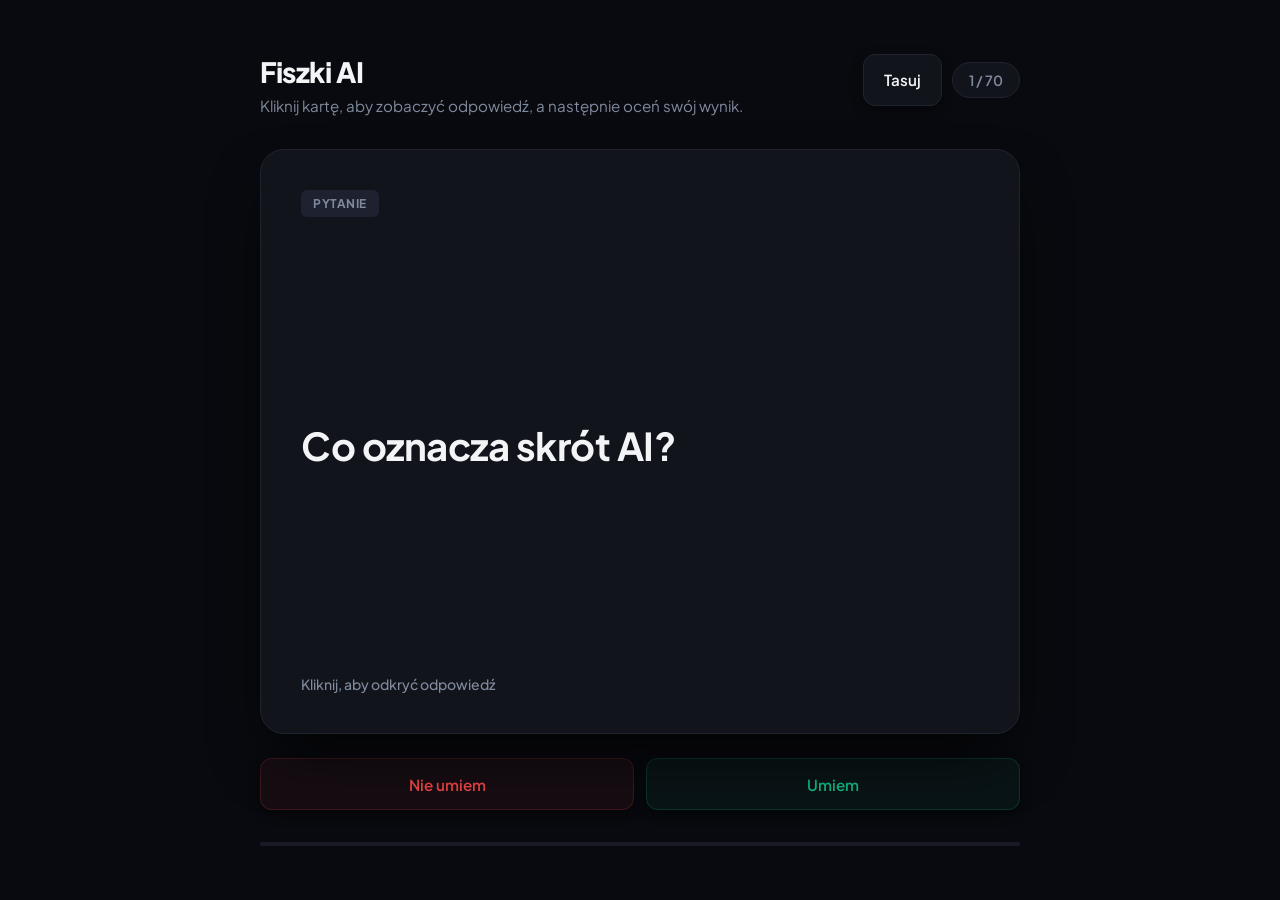
<file: fiszki.html>
<!DOCTYPE html>
<html lang="pl">
<head>
  <meta charset="UTF-8" />
  <meta 
  name="viewport" 
  content="width=device-width, initial-scale=1, maximum-scale=1, viewport-fit=cover"
/>
  <title>AI Flashcards</title>

  <link rel="preconnect" href="https://fonts.googleapis.com">
  <link rel="preconnect" href="https://fonts.gstatic.com" crossorigin>
  <link href="https://fonts.googleapis.com/css2?family=Plus+Jakarta+Sans:wght@400;500;600;700;800&display=swap" rel="stylesheet">

  <style>
    * {
      margin: 0;
      padding: 0;
      box-sizing: border-box;
    }

    :root * {
  margin: 0;
  padding: 0;
  box-sizing: border-box;
}

html {
  -webkit-tap-highlight-color: transparent;
}

:root {
  --bg: #090a0f;
  --panel: #12141c;
  --panel-back: #161922;
  --border: #1f2430;
  --text: #f3f4f6;
  --text-muted: #808a9d;
  --accent: #3b82f6;

  --success: #10b981;
  --success-bg: rgba(16, 185, 129, 0.06);

  --wrong: #ef4444;
  --wrong-bg: rgba(239, 68, 68, 0.06);

  --card-shadow: 0 30px 60px -15px rgba(0, 0, 0, 0.8);
  --btn-shadow: 0 4px 12px rgba(0, 0, 0, 0.4);
}

body {
  font-family: 'Plus Jakarta Sans', sans-serif;
  background-color: var(--bg);
  color: var(--text);

  min-height: 100dvh;

  display: flex;
  align-items: center;
  justify-content: center;

  padding:
    max(16px, env(safe-area-inset-top))
    max(16px, env(safe-area-inset-right))
    max(16px, env(safe-area-inset-bottom))
    max(16px, env(safe-area-inset-left));

  -webkit-font-smoothing: antialiased;

  user-select: none;
  -webkit-user-select: none;

  overflow-x: hidden;
}

.app {
  width: 100%;
  max-width: 760px;
}

.topbar {
  display: flex;
  justify-content: space-between;
  align-items: flex-start;
  margin-bottom: 32px;
  gap: 20px;
}

.logo h1 {
  font-size: 1.75rem;
  font-weight: 800;
  letter-spacing: -0.5px;
}

.logo p {
  margin-top: 6px;
  color: var(--text-muted);
  font-size: 0.95rem;
  line-height: 1.5;
}

.topbar-actions {
  display: flex;
  align-items: center;
  gap: 10px;
}

.counter {
  background: var(--panel);
  border: 1px solid var(--border);
  padding: 8px 16px;
  border-radius: 999px;
  font-weight: 600;
  font-size: 0.875rem;
  color: var(--text-muted);
  white-space: nowrap;
}

.flashcard {
  width: 100%;

  min-height: 420px;
  height: 65vh;
  max-height: 720px;

  perspective: 2000px;
  margin-bottom: 24px;

  touch-action: pan-y;
}

.flashcard-inner {
  position: relative;
  width: 100%;
  height: 100%;

  transition: transform 0.45s ease;
  transform-style: preserve-3d;

  cursor: pointer;

  will-change: transform;
}

.flashcard.flipped .flashcard-inner {
  transform: rotateY(180deg);
}

.card-face {
  position: absolute;

  width: 100%;
  height: 100%;

  border-radius: 24px;
  overflow: hidden;

  backface-visibility: hidden;
  -webkit-backface-visibility: hidden;

  border: 1px solid var(--border);

  background: var(--panel);

  box-shadow: var(--card-shadow);

  padding: 40px;

  display: flex;
  flex-direction: column;
  justify-content: space-between;
}

.back {
  transform: rotateY(180deg);
  background: var(--panel-back);
}

.type {
  display: inline-flex;
  align-items: center;
  width: fit-content;

  padding: 6px 12px;

  border-radius: 6px;

  background: #1e2230;

  color: var(--text-muted);

  font-size: 0.75rem;
  font-weight: 700;

  text-transform: uppercase;
  letter-spacing: 0.5px;
}

.back .type {
  background: rgba(16, 185, 129, 0.1);
  color: var(--success);
}

.question,
.answer {
  font-size: clamp(1.8rem, 3vw, 3rem);

  line-height: 1.45;

  letter-spacing: -0.5px;

  margin: auto 0;

  white-space: pre-line;

  overflow-y: auto;

  padding-right: 4px;
}

.question {
  font-weight: 700;
}

.answer {
  font-weight: 600;
  color: #e2e8f0;
}

.bottom {
  display: flex;
  justify-content: space-between;
  align-items: center;
}

.hint {
  color: var(--text-muted);
  font-size: 0.875rem;
  font-weight: 500;
}

.controls-group {
  display: flex;
  flex-direction: column;
  gap: 12px;
}

.controls {
  display: flex;
  gap: 12px;
  width: 100%;
}

button {
  border: none;
  outline: none;
  cursor: pointer;

  font-family: inherit;

  transition: all 0.2s ease;
}

.btn {
  padding: 14px 20px;

  min-height: 52px;

  border-radius: 12px;

  font-weight: 600;
  font-size: 0.95rem;

  background: var(--panel);

  color: var(--text);

  border: 1px solid var(--border);

  box-shadow: var(--btn-shadow);

  display: inline-flex;
  align-items: center;
  justify-content: center;

  gap: 8px;

  flex: 1;
}

.btn:hover {
  background: #181b26;
  border-color: #2e3547;
  color: #fff;
}

.btn-primary {
  background: var(--accent);
  color: white;
  border: none;
}

.btn-primary:hover {
  background: #2563eb;
}

.success-btn {
  background: var(--success-bg);
  border: 1px solid rgba(16, 185, 129, 0.2);
  color: var(--success);
}

.success-btn:hover {
  background: rgba(16, 185, 129, 0.15);
}

.wrong-btn {
  background: var(--wrong-bg);
  border: 1px solid rgba(239, 68, 68, 0.2);
  color: var(--wrong);
}

.wrong-btn:hover {
  background: rgba(239, 68, 68, 0.15);
}

.summary-screen {
  display: none;

  padding: 40px;

  border-radius: 24px;

  background: var(--panel);

  border: 1px solid var(--border);

  box-shadow: var(--card-shadow);

  text-align: center;
}

.summary-screen.show {
  display: block;
}

.progress {
  width: 100%;
  height: 4px;

  background: #181b26;

  border-radius: 999px;

  overflow: hidden;

  margin-top: 32px;
}

.progress-bar {
  height: 100%;
  width: 0%;

  background: var(--accent);

  transition: width 0.3s ease;
}

@media (hover: none) {
  .btn:hover {
    background: var(--panel);
    border-color: var(--border);
  }
}

@media (max-width: 600px) {
  body {
    align-items: stretch;
  }

  .topbar {
    flex-direction: column-reverse;
    gap: 12px;
  }

  .topbar-actions {
    width: 100%;
    justify-content: space-between;
  }

  .flashcard {
    height: 62vh;
    min-height: 360px;
  }

  .card-face {
    padding: 24px;
  }

  .controls {
    flex-direction: column;
  }

  .btn {
    width: 100%;
  }

  .question,
  .answer {
    font-size: 1.15rem;
  }
}
  </style>
</head>
<body>

  <div class="app">

    <div class="topbar">
      <div class="logo">
        <h1>Fiszki AI</h1>
        <p>Kliknij kartę, aby zobaczyć odpowiedź, a następnie oceń swój wynik.</p>
      </div>

      <div class="topbar-actions">
        <button class="btn btn-sm" id="shuffleBtn">Tasuj</button>
        <div class="counter" id="counter">1 / 12</div>
      </div>
    </div>

    <div class="flashcard" id="flashcard">
      <div class="flashcard-inner">

        <div class="card-face front">
          <div>
            <div class="type">Pytanie</div>
          </div>
          <div class="question" id="question"></div>
          <div class="bottom">
            <div class="hint">Kliknij, aby odkryć odpowiedź</div>
          </div>
        </div>

        <div class="card-face back">
          <div>
            <div class="type">Odpowiedź</div>
          </div>
          <div class="answer" id="answer"></div>
          <div class="bottom">
            <div class="hint">Kliknij, aby odwrócić z powrotem</div>
          </div>
        </div>

      </div>
    </div>

    <div class="controls-group">
      <div class="controls controls-top">
        <button class="btn wrong-btn" id="dontKnowBtn">Nie umiem</button>
        <button class="btn success-btn" id="knowBtn">Umiem</button>
      </div>
    </div>

    <div class="summary-screen" id="summaryScreen">
      <h2>Sesja zakończona 🎉</h2>
      <p>Przejrzałeś wszystkie dostępne fiszki. Co chcesz zrobić teraz?</p>

      <div class="summary-stats">
        <div class="stat">
          <strong id="goodCount">0</strong>
          Ukończone
        </div>
        <div class="stat">
          <strong id="badCount">0</strong>
          Do powtórki
        </div>
      </div>

      <button class="btn btn-primary" id="repeatWrongBtn" style="width: 100%; max-width: 300px; margin: 0 auto;">
        Powtórz błędne pytania
      </button>
    </div>

    <div class="progress">
      <div class="progress-bar" id="progressBar"></div>
    </div>

  </div>

  <script>
    const flashcards = [
      // Podstawowe fiszki (oryginalna pula)
      { question: "Co oznacza skrót AI?", answer: "Artificial Intelligence — sztuczna inteligencja." },
      { question: "Jak nazywa się chatbot stworzony przez OpenAI?", answer: "ChatGPT." },
      { question: "Co to jest sieć neuronowa?", answer: "System obliczeniowy inspirowany działaniem ludzkiego mózgu." },
      { question: "Co oznacza skrót LLM?", answer: "Large Language Model — duży model językowy." },
      { question: "Co to jest prompt?", answer: "Polecenie lub pytanie wpisywane do modelu AI." },
      { question: "Co oznacza GPT w nazwie ChatGPT?", answer: "Generative Pre-trained Transformer." },
      { question: "Co to jest fine-tuning modelu AI?", answer: "Dodatkowe trenowanie gotowego modelu na konkretnych danych." },
      { question: "Co to jest RAG?", answer: "Retrieval-Augmented Generation — generowanie wspierane wyszukiwaniem danych." },
      { question: "Co oznacza multimodal AI?", answer: "AI rozumiejące różne typy danych: tekst, obraz, audio itd." },
      { question: "Co to jest embedding?", answer: "Wektorowa reprezentacja tekstu lub danych." },
      { question: "Co to jest context window?", answer: "Maksymalna ilość tekstu przetwarzana przez model jednocześnie." },
      { question: "Co oznacza RLHF?", answer: "Reinforcement Learning from Human Feedback." },

      // Lista 1 (Wybór z wariantami A, B, C, D)
      { question: "Co oznacza skrót 'AI'?\n\nA) Auto Installer\nB) Artificial Intelligence\nC) Advanced Input\nD) Audio Interface", answer: "Poprawna odpowiedź: B\n\nArtificial Intelligence (Sztuczna inteligencja)." },
      { question: "Jak nazywa się chatbot stworzony przez firmę OpenAI?\n\nA) Gemini\nB) Claude\nC) ChatGPT\nD) Copilot", answer: "Poprawna odpowiedź: C\n\nChatGPT." },
      { question: "Co to jest sieć neuronowa?\n\nA) Kabel w komputerze\nB) System obliczeniowy inspirowany ludzkim mózgu\nC) Protokół internetowy\nD) Baza danych", answer: "Poprawna odpowiedź: B\n\nSystem obliczeniowy inspirowany ludzkim mózgiem." },
      { question: "Jak nazywa się asystent AI stworzony przez firmę Anthropic?\n\nA) Alexa\nB) Cortana\nC) Bard\nD) Claude", answer: "Poprawna odpowiedź: D\n\nClaude." },
      { question: "W którym roku ChatGPT został publicznie udostępniony po raz pierwszy?\n\nA) 2020\nB) 2021\nC) 2022\nD) 2023", answer: "Poprawna odpowiedź: C\n\nPod koniec listopada 2022 roku." },
      { question: "Co to jest 'prompt' w kontekście modeli językowych?\n\nA) Błąd w kodzie programu\nB) Zapytanie lub polecenie kierowane do modelu AI\nC) Rodzaj procesora graficznego\nD) Protokół szyfrowania danych", answer: "Poprawna odpowiedź: B\n\nZapytanie lub polecenie kierowane do modelu AI." },
      { question: "Jak nazywa się technika uczenia AI polegająca na systemie nagród i kar?\n\nA) Supervised learning\nB) Unsupervised learning\nC) Reinforcement learning\nD) Transfer learning", answer: "Poprawna odpowiedź: C\n\nReinforcement learning (Uczenie przez wzmacnianie)." },
      { question: "Co oznacza skrót 'LLM' w świecie AI?\n\nA) Low Level Machine\nB) Layered Logic Module\nC) Large Language Model\nD) Linear Learning Method", answer: "Poprawna odpowiedź: C\n\nLarge Language Model (Duży model językowy)." },
      { question: "W którym roku opublikowano przełomowy artykuł 'Attention is All You Need' opisujący architekturę Transformer?\n\nA) 2015\nB) 2016\nC) 2017\nD) 2018", answer: "Poprawna odpowiedź: C\n\nW 2017 roku przez naukowców z Google." },
      { question: "Co to jest 'halucynacja' (hallucination) w kontekście modeli językowych?\n\nA) Wizualizacja danych 3D przez AI\nB) Błąd serwera podczas generowania tekstu\nC) Generowanie fałszywych lecz wiarygodnie brzmiących informacji\nD) Technika kompresji modelu", answer: "Poprawna odpowiedź: C\n\nGenerowanie fałszywych, lecz przekonująco brzmiących informacji." },
      { question: "Co oznacza skrót 'RLHF' stosowany w trenowaniu modeli jak ChatGPT czy Claude?\n\nA) Recursive Learning with High Fidelity\nB) Reinforcement Learning from Human Feedback\nC) Rapid Language Handling Framework\nD) Rotational Logic with Hierarchical Functions", answer: "Poprawna odpowiedź: B\n\nReinforcement Learning from Human Feedback (Uczenie przez wzmacnianie na podstawie opinii ludzkich)." },
      { question: "Co opisuje paradoks Moraveca (Moravec's paradox) w dziedzinie AI?\n\nA) Im więcej danych, tym lepiej działa model AI\nB) Modele AI podwajają możliwości co 18 miesięcy\nC) Inteligencja AI przekroczy ludzką dokładnie w 2045 roku\nD) To co łatwe dla człowieka jest trudne dla AI i odwrotnie", answer: "Poprawna odpowiedź: D\n\nTo co łatwe dla człowieka (np. poruszanie się w przestrzeni, rozpoznawanie twarzy) jest trudne dla AI, a to co trudne dla nas (zaawansowana matematyka, analiza danych) dla maszyn jest banalne." },

      // Lista 2 (Quiz błyskawiczny)
      { question: "Co oznacza skrót GPU, kluczowy przy trenowaniu AI?\n\n• Graphics Processing Unit\n• General Processing Utility\n• Global Program Unit\n• Grid Power Usage", answer: "Poprawna odpowiedź: Graphics Processing Unit\n\nKarta graficzna o wysokiej wydajności obliczeń równoległych." },
      { question: "Jak nazywa się model AI od Google DeepMind (następca Barda)?\n\n• Claude\n• Llama\n• Gemini\n• Nova", answer: "Poprawna odpowiedź: Gemini" },
      { question: "Co to jest 'deep learning'?\n\n• Przeszukiwanie głębokich baz danych\n• Uczenie maszynowe z wielowarstwowymi sieciami neuronowymi\n• Szyfrowanie danych w wielu warstwach\n• Technika backupu danych", answer: "Poprawna odpowiedź: Uczenie maszynowe z wielowarstwowymi sieciami neuronowymi" },
      { question: "Firma OpenAI została założona między innymi przez...\n\n• Jeff Bezos i Mark Zuckerberg\n• Elon Musk i Sam Altman\n• Bill Gates i Satya Nadella\n• Larry Page i Sergey Brin", answer: "Poprawna odpowiedź: Elon Musk i Sam Altman" },
      { question: "Co to jest 'token' w kontekście LLM?\n\n• Klucz dostępu do API\n• Kryptowaluta do płacenia za AI\n• Podstawowa jednostka tekstu przetwarzana przez model\n• Typ pliku danych", answer: "Poprawna odpowiedź: Podstawowa jednostka tekstu przetwarzana przez model" },
      { question: "Jak nazywa się model open-source od firmy Meta AI?\n\n• Falcon\n• Mistral\n• Llama\n• Grok", answer: "Poprawna odpowiedź: Llama" },
      { question: "Co to jest 'fine-tuning' modelu AI?\n\n• Ręczne poprawianie błędów w kodzie\n• Dodatkowe trenowanie pre-trenowanego modelu na specyficznym zbiorze danych\n• Optymalizacja szybkości działania serwera\n• Kalibracja głośności głosu AI", answer: "Poprawna odpowiedź: Dodatkowe trenowanie pre-trenowanego modelu na specyficznym zbiorze danych" },
      { question: "Co oznacza GPT w nazwie ChatGPT?\n\n• General Purpose Technology\n• Generative Pre-trained Transformer\n• Global Processing Tool\n• Guided Prediction Training", answer: "Poprawna odpowiedź: Generative Pre-trained Transformer" },
      { question: "Która firma stworzyła model AI o nazwie 'Copilot'?\n\n• Google\n• Apple\n• Microsoft\n• Amazon", answer: "Poprawna odpowiedź: Microsoft" },
      { question: "Co to jest 'context window' (okno kontekstowe) w LLM?\n\n• Okno aplikacji na ekranie\n• Maksymalna ilość tekstu jaką model może przetworzyć naraz\n• Zakres dat danych treningowych\n• Interfejs użytkownika do wpisywania promptów", answer: "Poprawna odpowiedź: Maksymalna ilość tekstu jaką model może przetworzyć naraz" },
      { question: "Jak nazywa się metoda, w której model uczy się na nieoznakowanych danych?\n\n• Supervised learning\n• Reinforcement learning\n• Unsupervised learning\n• Active learning", answer: "Poprawna odpowiedź: Unsupervised learning" },
      { question: "Co to jest 'embeddings' w przetwarzaniu języka naturalnego?\n\n• Osadzanie filmów wideo w tekście\n• Liczbowa reprezentacja słów lub zdań w przestrzeni wektorowej\n• Szyfrowanie wiadomości tekstowych\n• Kompresja plików dźwiękowych", answer: "Poprawna odpowiedź: Liczbowa reprezentacja słów lub zdań w przestrzeni wektorowej" },
      { question: "Rok założenia firmy Anthropic (twórcy Claude)?\n\n• 2019\n• 2020\n• 2021\n• 2022", answer: "Poprawna odpowiedź: 2021" },
      { question: "Co to jest 'GAN' (Generative Adversarial Network)?\n\n• Rodzaj szyfrowania\n• Sieć złożona z generatora i dyskryminatora trenujących się wzajemnie\n• Protokół komunikacji między AI\n• Technika kompresji sieci neuronowej", answer: "Poprawna odpowiedź: Sieć złożona z generatora i dyskryminatora trenujących się wzajemnie" },
      { question: "Który model od OpenAI jest znany z zaawansowanego rozumowania (reasoning)?\n\n• GPT-3\n• DALL-E\n• o1 / o3\n• Whisper", answer: "Poprawna odpowiedź: o1 / o3" },
      { question: "Co to jest 'RAG' w architekturze systemów AI?\n\n• Random Algorithm Generation\n• Retrieval-Augmented Generation\n• Recursive Attention Gating\n• Rapid API Gateway", answer: "Poprawna odpowiedź: Retrieval-Augmented Generation" },
      { question: "Jak nazywa się technika zadawania pytań pomagająca AI lepiej rozumować krok po kroku?\n\n• Zero-shot prompting\n• Few-shot prompting\n• Chain-of-thought prompting\n• System prompting", answer: "Poprawna odpowiedź: Chain-of-thought prompting" },
      { question: "Co to jest 'benchmark' w ocenie modeli AI?\n\n• Koszt trenowania modelu\n• Standaryzowany test do porównywania możliwości modeli\n• Ilość parametrów modelu\n• Czas odpowiedzi serwera", answer: "Poprawna odpowiedź: Standaryzowany test do porównywania możliwości modeli" },
      { question: "Jak nazywa się technologia AI od Google do generowania obrazów zintegrowana z ich produktami?\n\n• DALL-E\n• Midjourney\n• Imagen\n• Stable Diffusion", answer: "Poprawna odpowiedź: Imagen" },
      { question: "Co to jest 'temperature' jako parametr modelu językowego?\n\n• Temperatura serwera GPU\n• Szybkość generowania tekstu\n• Parametr kontrolujący losowość i kreatywność odpowiedzi\n• Długość generowanego tekstu", answer: "Poprawna odpowiedź: Parametr kontrolujący losowość i kreatywność odpowiedzi" },
      { question: "Co oznacza termin 'multimodal AI'?\n\n• AI działające na wielu serwerach jednocześnie\n• AI przetwarzające wiele typów danych (tekst, obraz, dźwięk)\n• AI z wieloma osobowościami\n• AI działające w wielu językach", answer: "Poprawna odpowiedź: AI przetwarzające wiele typów danych (tekst, obraz, dźwięk)" },
      { question: "Jak nazywa się proces sprawdzania czy AI działa zgodnie z wartościami człowieka?\n\n• Debugging\n• AI Safety / AI Alignment\n• Benchmarking\n• Fine-tuning", answer: "Poprawna odpowiedź: AI Safety / AI Alignment" },

      // Lista 3 (Prawda czy Fałsz)
      { question: "Prawda czy Fałsz?\n\nChatGPT zostało stworzone przez firmę Google.", answer: "FAŁSZ\n\nZostał stworzony przez OpenAI." },
      { question: "Prawda czy Fałsz?\n\nGPT-4 jest modelem wielomodalnym — rozumie zarówno tekst jak i obrazy.", answer: "PRAWDA" },
      { question: "Prawda czy Fałsz?\n\nSieć neuronowa jest bezpośrednią kopią ludzkiego mózgu.", answer: "FAŁSZ\n\nJest jedynie matematycznym systemem luźno inspirowanym strukturą biologiczną." },
      { question: "Prawda czy Fałsz?\n\nArchitektura Transformer jest podstawą większości współczesnych modeli językowych.", answer: "PRAWDA" },
      { question: "Prawda czy Fałsz?\n\nModel AI może 'halucynować' — czyli generować fałszywe ale przekonujące informacje.", answer: "PRAWDA" },
      { question: "Prawda czy Fałsz?\n\nAnthropic to firma założona przez byłych pracowników OpenAI.", answer: "PRAWDA" },
      { question: "Prawda czy Fałsz?\n\nDALL-E to model do generowania muzyki.", answer: "FAŁSZ\n\nSłuży do generowania obrazów (muzyczny model od OpenAI to np. Jukebox)." },
      { question: "Prawda czy Fałsz?\n\nIm więcej parametrów ma model, tym zawsze jest mądrzejszy.", answer: "FAŁSZ\n\nKluczowa jest architektura i wysoka jakość danych treningowych (mniejsze, świetnie dostrojone modele bywają lepsze od gigantów)." },
      { question: "Prawda czy Fałsz?\n\nClaude to asystent AI stworzony przez Anthropic.", answer: "PRAWDA" },
      { question: "Prawda czy Fałsz?\n\nReinforcement learning polega na uczeniu modelu poprzez system nagród i kar.", answer: "PRAWDA" },
      { question: "Prawda czy Fałsz?\n\nModele językowe rozumieją tekst tak samo jak człowiek rozumie znaczenie słów.", answer: "FAŁSZ\n\nPrzetwarzają go w oparciu o statystyczne wzorce i wektory prawdopodobieństwa." },
      { question: "Prawda czy Fałsz?\n\nStable Diffusion to model open-source do generowania obrazów.", answer: "PRAWDA" },
      { question: "Prawda czy Fałsz?\n\nLlama to model od firmy Meta.", answer: "PRAWDA" },
      { question: "Prawda czy Fałsz?\n\nAGI (Artificial General Intelligence) to AI która już istnieje i jest dostępna publicznie.", answer: "FAŁSZ\n\nAGI to hipotetyczna silna sztuczna inteligencja dorównująca człowiekowi w każdym zadaniu intelektualnym — prace nad nią trwają." },
      { question: "Prawda czy Fałsz?\n\nEmbedding to sposób na zamianę tekstu na liczby (wektory).", answer: "PRAWDA" },
      { question: "Prawda czy Fałsz?\n\nModele AI uczą się wyłącznie z danych tekstowych.", answer: "FAŁSZ\n\nModele wielomodalne trenują również na obrazach, filmach, kodzie oraz dźwiękach." },
      { question: "Prawda czy Fałsz?\n\nWhisper to model OpenAI służący do rozpoznawania mowy.", answer: "PRAWDA" },
      { question: "Prawda czy Fałsz?\n\nKażde pytanie do ChatGPT kosztuje firmę pieniądze (prąd i serwery).", answer: "PRAWDA\n\nMoc obliczeniowa infrastruktury chmurowej opiera się na drogich zasobach." },
      { question: "Prawda czy Fałsz?\n\nAI nie potrzebuje dużych ilości danych do trenowania.", answer: "FAŁSZ\n\nDuże modele bazowe (LLM) wymagają gigantycznych wieloterabajtowych zbiorów danych." },
      { question: "Prawda czy Fałsz?\n\nChain-of-thought prompting pomaga modelom lepiej rozwiązywać zadania logiczne.", answer: "PRAWDA" },
      { question: "Prawda czy Fałsz?\n\nGrok to model AI od firmy xAI (Elona Muska).", answer: "PRAWDA" },
      { question: "Prawda czy Fałsz?\n\nParametry modelu AI są przechowywane w specjalnych plikach wag.", answer: "PRAWDA" },
      { question: "Prawda czy Fałsz?\n\nModele AI zawsze odpowiadają w tym samym języku co pytanie.", answer: "FAŁSZ\n\nMogą przetłumaczyć odpowiedź lub zmienić język na życzenie użytkownika." },
      { question: "Prawda czy Fałsz?\n\nContext window to limit ilości tekstu jaki model może przetworzyć w jednej rozmowie.", answer: "PRAWDA" }
    ];

    let current = 0;
    let isSwiping = false;
    let correctAnswers = [];
    let wrongAnswers = [];
    let cards = [...flashcards];

    const questionEl = document.getElementById('question');
    const answerEl = document.getElementById('answer');
    const counterEl = document.getElementById('counter');
    const progressBar = document.getElementById('progressBar');
    const flashcard = document.getElementById('flashcard');
    let touchStartX = 0;
    let touchEndX = 0;

    function tasujTablice(arr) {
      const a = [...arr];
      for (let i = a.length - 1; i > 0; i--) {
        const j = Math.floor(Math.random() * (i + 1));
        [a[i], a[j]] = [a[j], a[i]];
      }
      return a;
    }

    function pokazToast(wiadomosc) {
      const old = document.getElementById('toast');
      if (old) old.remove();

      const toast = document.createElement('div');
      toast.id = 'toast';
      toast.textContent = wiadomosc;

      toast.style.position = 'fixed';
      toast.style.bottom = '30px';
      toast.style.left = '50%';
      toast.style.transform = 'translateX(-50%)';
      toast.style.padding = '12px 20px';
      toast.style.background = '#1f2430';
      toast.style.color = 'white';
      toast.style.borderRadius = '8px';
      toast.style.border = '1px solid #2e3547';
      toast.style.zIndex = '9999';
      toast.style.fontWeight = '600';
      toast.style.fontSize = '0.9rem';
      toast.style.boxShadow = '0 10px 25px rgba(0,0,0,0.4)';

      document.body.appendChild(toast);

      setTimeout(() => { toast.remove(); }, 1800);
    }

    function dzwiek() {
      try {
        const ctx = new (window.AudioContext || window.webkitAudioContext)();
        const osc = ctx.createOscillator();
        const gain = ctx.createGain();
        osc.connect(gain);
        gain.connect(ctx.destination);
        osc.type = 'sine';
        osc.frequency.value = 620;
        gain.gain.setValueAtTime(0.02, ctx.currentTime);
        gain.gain.exponentialRampToValueAtTime(0.001, ctx.currentTime + 0.15);
        osc.start();
        osc.stop(ctx.currentTime + 0.15);
      } catch(e) {}
    }

    function renderCard() {
      const item = cards[current];
      questionEl.textContent = item.question;
      answerEl.textContent = item.answer;
      counterEl.textContent = `${current + 1} / ${cards.length}`;
      progressBar.style.width = `${(current / cards.length) * 100}%`;
      flashcard.classList.remove('flipped');
    }

    function nextCard() {
      if (current >= cards.length - 1) {
        showSummary();
        return;
      }
      current = (current + 1) % cards.length;
      renderCard();
      dzwiek();
    }

    function prevCard() {
      current = (current - 1 + cards.length) % cards.length;
      renderCard();
      dzwiek();
    }

    function markCorrect() {
      const item = cards[current];
      if (!correctAnswers.includes(item)) correctAnswers.push(item);
      wrongAnswers = wrongAnswers.filter(q => q !== item);
      pokazToast('Zapisano jako znane ✓');
      nextCard();
    }

    function markWrong() {
      const item = cards[current];
      if (!wrongAnswers.includes(item)) wrongAnswers.push(item);
      correctAnswers = correctAnswers.filter(q => q !== item);
      pokazToast('Dodano do powtórek ✕');
      nextCard();
    }

    function showSummary() {
      document.getElementById('summaryScreen').classList.add('show');
      document.querySelector('.flashcard').style.display = 'none';
      document.querySelector('.controls-group').style.display = 'none';
      document.getElementById('goodCount').textContent = correctAnswers.length;
      document.getElementById('badCount').textContent = wrongAnswers.length;
      if (wrongAnswers.length === 0) {
        document.getElementById('repeatWrongBtn').textContent = 'Powtórz całą talię';
      }
    }

    function repeatWrongQuestions() {
      if (wrongAnswers.length === 0) {
        cards = [...flashcards];
        current = 0;
        document.getElementById('summaryScreen').classList.remove('show');
        document.querySelector('.flashcard').style.display = 'block';
        document.querySelector('.controls-group').style.display = 'flex';
        renderCard();
        pokazToast('Uruchomiono całą talię');
        return;
      }

      cards = [...wrongAnswers];
      current = 0;
      wrongAnswers = [];
      correctAnswers = [];

      document.getElementById('summaryScreen').classList.remove('show');
      document.querySelector('.flashcard').style.display = 'block';
      document.querySelector('.controls-group').style.display = 'flex';
      renderCard();
      pokazToast('Powtarzasz trudniejsze pytania');
    }

    function shuffleCards() {
      cards = tasujTablice(cards);
      current = 0;
      renderCard();
      pokazToast('Potasowano karty');
      dzwiek();
    }

    flashcard.addEventListener('click', () => {
      flashcard.classList.toggle('flipped');
      dzwiek();
    });

    flashcard.addEventListener('touchstart', (e) => {
  touchStartX = e.changedTouches[0].screenX;
}, { passive: true });

flashcard.addEventListener('touchend', (e) => {
  touchEndX = e.changedTouches[0].screenX;

  const diff = touchEndX - touchStartX;

  if (Math.abs(diff) < 50) return;

  if (diff < 0) {
    nextCard();
  } else {
    prevCard();
  }

}, { passive: true });

    document.getElementById('shuffleBtn').addEventListener('click', shuffleCards);
    document.getElementById('knowBtn').addEventListener('click', markCorrect);
    document.getElementById('dontKnowBtn').addEventListener('click', markWrong);
    document.getElementById('repeatWrongBtn').addEventListener('click', repeatWrongQuestions);

    document.addEventListener('keydown', (e) => {
      if (e.key === 'ArrowRight') nextCard();
      if (e.key === 'ArrowLeft') prevCard();
      if (e.key === ' ') {
        e.preventDefault();
        flashcard.classList.toggle('flipped');
      }
    });

    renderCard();
  </script>

</body>
</html>
</file>
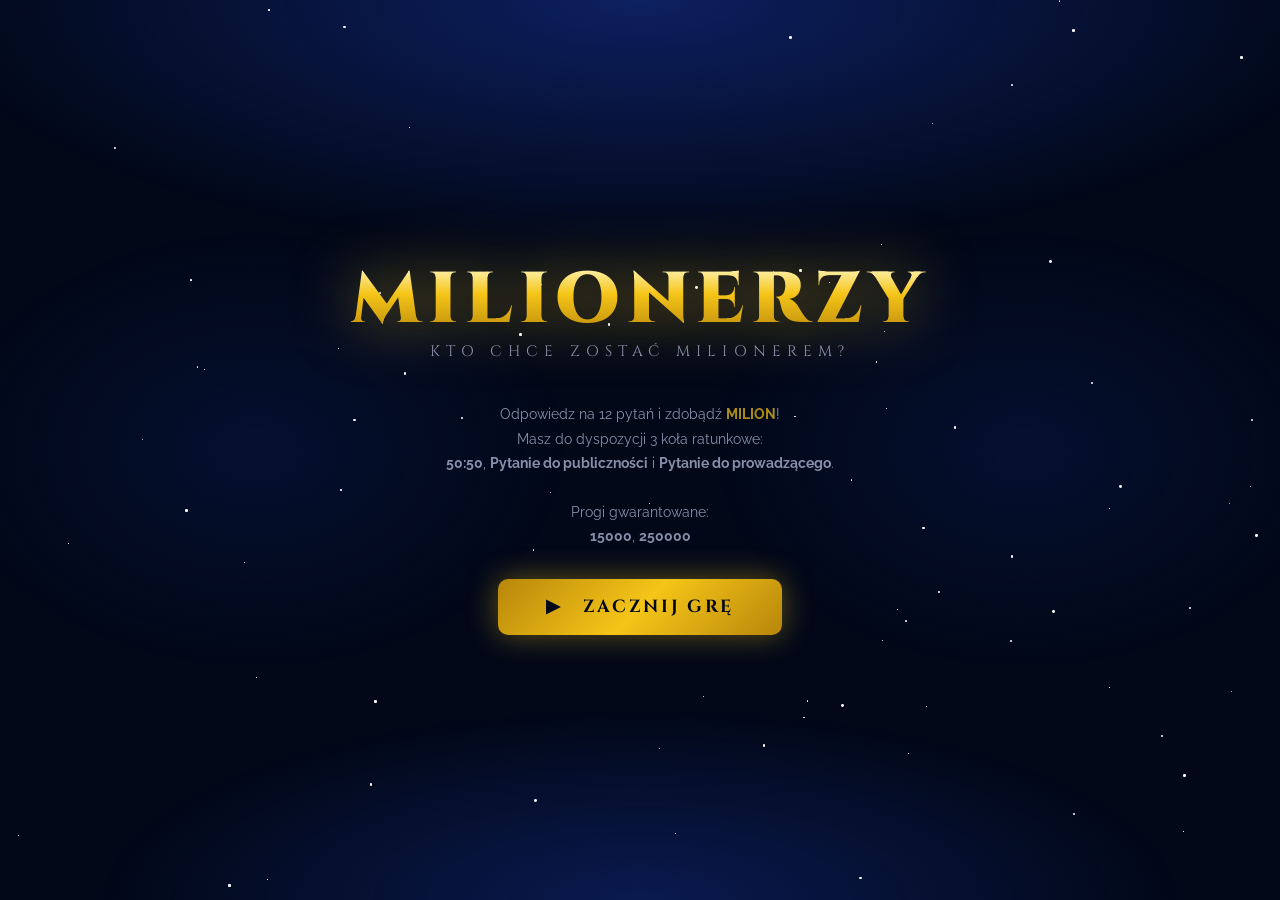
<file: milionerzy.html>
<!DOCTYPE html>
<html lang="pl">
<head>
<meta charset="UTF-8"/>
<meta name="viewport" content="width=device-width, initial-scale=1.0"/>
<title>Milionerzy</title>
<link href="https://fonts.googleapis.com/css2?family=Cinzel:wght@400;700;900&family=Raleway:wght@300;400;600&display=swap" rel="stylesheet"/>
<style>
  :root {
    --gold: #f5c518;
    --gold2: #ffdc6b;
    --gold-dark: #b8860b;
    --blue-deep: #020818;
    --blue-mid: #060d2e;
    --blue-glow: #1a3a8f;
    --blue-bright: #2563eb;
    --white: #f0f4ff;
    --silver: #c0c8e8;
    --correct: #16a34a;
    --correct-glow: #22c55e;
    --wrong: #dc2626;
    --wrong-glow: #f87171;
    --reveal: #7c3aed;
    --reveal-glow: #a78bfa;
  }

  *, *::before, *::after { box-sizing: border-box; margin: 0; padding: 0; }

  body {
    background: var(--blue-deep);
    font-family: 'Raleway', sans-serif;
    color: var(--white);
    min-height: 100vh;
    display: flex;
    flex-direction: column;
    align-items: center;
    justify-content: center;
    overflow-x: hidden;
    position: relative;
  }

  body::before {
    content: '';
    position: fixed; inset: 0;
    background:
      radial-gradient(ellipse 80% 40% at 50% 0%, #0d2060 0%, transparent 70%),
      radial-gradient(ellipse 60% 30% at 50% 100%, #0a1a50 0%, transparent 70%),
      radial-gradient(ellipse 40% 40% at 20% 50%, #051030 0%, transparent 60%),
      radial-gradient(ellipse 40% 40% at 80% 50%, #051030 0%, transparent 60%);
    z-index: 0;
    animation: bgPulse 6s ease-in-out infinite alternate;
  }
  @keyframes bgPulse {
    0% { opacity: 0.8; }
    100% { opacity: 1; }
  }

  .stars { position: fixed; inset: 0; z-index: 0; overflow: hidden; pointer-events: none; }
  .star {
    position: absolute; border-radius: 50%; background: white;
    animation: twinkle var(--d, 3s) ease-in-out infinite alternate;
  }
  @keyframes twinkle {
    0% { opacity: 0.1; transform: scale(1); }
    100% { opacity: 0.9; transform: scale(1.3); }
  }

  #app {
    position: relative; z-index: 1;
    width: 100%; max-width: 1100px;
    padding: 20px;
    display: flex; flex-direction: column;
    align-items: center;
    min-height: 100vh;
    justify-content: center;
  }

  .logo { text-align: center; margin-bottom: 10px; animation: logoIn 1s cubic-bezier(0.34,1.56,0.64,1) both; }
  .logo h1 {
    font-family: 'Cinzel', serif;
    font-size: clamp(2.5rem, 6vw, 4.5rem);
    font-weight: 900;
    background: linear-gradient(180deg, #fff7c0 0%, var(--gold) 40%, var(--gold-dark) 100%);
    -webkit-background-clip: text; -webkit-text-fill-color: transparent; background-clip: text;
    letter-spacing: 0.1em;
    filter: drop-shadow(0 0 30px rgba(245,197,24,0.6));
    line-height: 1;
  }
  .logo .subtitle {
    font-family: 'Cinzel', serif;
    font-size: clamp(0.7rem, 1.5vw, 0.95rem);
    color: var(--silver); letter-spacing: 0.4em; text-transform: uppercase;
    margin-top: 4px; opacity: 0.7;
  }
  @keyframes logoIn {
    0% { transform: scale(0.5) translateY(-40px); opacity: 0; }
    100% { transform: scale(1) translateY(0); opacity: 1; }
  }

  .game-layout {
    display: grid; grid-template-columns: 1fr 240px; gap: 24px;
    width: 100%; align-items: start;
  }
  @media (max-width: 768px) { .game-layout { grid-template-columns: 1fr; } }

  .question-box {
    background: linear-gradient(135deg, rgba(6,13,46,0.95) 0%, rgba(26,58,143,0.3) 100%);
    border: 1px solid rgba(245,197,24,0.25); border-radius: 16px; padding: 32px;
    position: relative; overflow: hidden;
    box-shadow: 0 0 60px rgba(37,99,235,0.15), inset 0 1px 0 rgba(255,255,255,0.07);
  }
  .question-box::before {
    content: ''; position: absolute; top: 0; left: 0; right: 0; height: 1px;
    background: linear-gradient(90deg, transparent, var(--gold), transparent); opacity: 0.6;
  }

  .question-number {
    font-family: 'Cinzel', serif; font-size: 0.75rem;
    color: var(--gold); letter-spacing: 0.3em; text-transform: uppercase;
    margin-bottom: 12px; opacity: 0.8;
  }
  .question-text {
    font-family: 'Cinzel', serif; font-size: clamp(1.05rem, 2vw, 1.35rem);
    line-height: 1.5; color: var(--white); text-align: center;
    margin-bottom: 28px; min-height: 80px;
    display: flex; align-items: center; justify-content: center;
  }

  .answers-grid { display: grid; grid-template-columns: 1fr 1fr; gap: 12px; }
  @media (max-width: 500px) { .answers-grid { grid-template-columns: 1fr; } }

  .answer-btn {
    background: linear-gradient(135deg, rgba(26,58,143,0.5) 0%, rgba(6,13,46,0.8) 100%);
    border: 1.5px solid rgba(37,99,235,0.4); border-radius: 10px;
    padding: 14px 18px; color: var(--white);
    font-family: 'Raleway', sans-serif; font-size: 0.95rem; font-weight: 600;
    text-align: left; cursor: pointer; transition: all 0.2s ease;
    display: flex; align-items: center; gap: 12px;
    position: relative; overflow: hidden;
  }
  .answer-btn::after {
    content: ''; position: absolute; inset: 0;
    background: linear-gradient(135deg, rgba(255,255,255,0.05) 0%, transparent 50%);
    pointer-events: none;
  }
  .answer-btn:not(:disabled):hover {
    border-color: var(--gold);
    background: linear-gradient(135deg, rgba(37,99,235,0.6) 0%, rgba(26,58,143,0.7) 100%);
    transform: translateY(-2px); box-shadow: 0 4px 20px rgba(37,99,235,0.4);
  }
  .answer-btn .letter {
    font-family: 'Cinzel', serif; font-size: 0.85rem; font-weight: 700;
    color: var(--gold); background: rgba(245,197,24,0.12);
    border: 1px solid rgba(245,197,24,0.3); border-radius: 5px;
    width: 28px; height: 28px; display: flex; align-items: center; justify-content: center;
    flex-shrink: 0;
  }
  .answer-btn.selected {
    border-color: var(--gold2);
    background: linear-gradient(135deg, rgba(245,197,24,0.2) 0%, rgba(245,197,24,0.08) 100%);
    animation: selectedPulse 0.8s ease-in-out infinite alternate;
  }
  @keyframes selectedPulse {
    0% { box-shadow: 0 0 15px rgba(245,197,24,0.3); }
    100% { box-shadow: 0 0 30px rgba(245,197,24,0.6); }
  }
  .answer-btn.correct {
    border-color: var(--correct-glow);
    background: linear-gradient(135deg, rgba(34,197,94,0.3) 0%, rgba(22,163,74,0.15) 100%);
    box-shadow: 0 0 25px rgba(34,197,94,0.4);
    animation: correctFlash 0.5s ease;
  }
  @keyframes correctFlash {
    0% { transform: scale(1); } 50% { transform: scale(1.03); } 100% { transform: scale(1); }
  }
  .answer-btn.wrong {
    border-color: var(--wrong-glow);
    background: linear-gradient(135deg, rgba(248,113,113,0.3) 0%, rgba(220,38,38,0.15) 100%);
    box-shadow: 0 0 25px rgba(248,113,113,0.3);
  }
  .answer-btn.reveal {
    border-color: var(--reveal-glow);
    background: linear-gradient(135deg, rgba(167,139,250,0.3) 0%, rgba(124,58,237,0.15) 100%);
    box-shadow: 0 0 20px rgba(167,139,250,0.3);
  }
  .answer-btn:disabled { cursor: not-allowed; }

  /* LIFELINES */
  .lifelines {
    display: flex; justify-content: center; gap: 12px;
    margin-top: 20px; padding-top: 20px;
    border-top: 1px solid rgba(245,197,24,0.15);
  }
  .lifeline-btn {
    background: linear-gradient(135deg, rgba(245,197,24,0.15) 0%, rgba(184,134,11,0.1) 100%);
    border: 1.5px solid rgba(245,197,24,0.4); border-radius: 50%;
    width: 56px; height: 56px;
    display: flex; flex-direction: column; align-items: center; justify-content: center;
    cursor: pointer; font-size: 0.6rem; color: var(--gold);
    font-weight: 700; letter-spacing: 0.03em; transition: all 0.2s ease;
    font-family: 'Cinzel', serif; gap: 2px;
  }
  .lifeline-btn .icon { font-size: 1.3rem; }
  .lifeline-btn:not(:disabled):hover {
    background: linear-gradient(135deg, rgba(245,197,24,0.3) 0%, rgba(184,134,11,0.2) 100%);
    border-color: var(--gold); transform: scale(1.1);
    box-shadow: 0 0 20px rgba(245,197,24,0.4);
  }
  .lifeline-btn:disabled { opacity: 0.25; cursor: not-allowed; filter: grayscale(1); transform: none; }
  .lifeline-btn.used { opacity: 0.2; filter: grayscale(1); }

  /* PRIZE LADDER */
  .prize-ladder {
    background: linear-gradient(135deg, rgba(6,13,46,0.95) 0%, rgba(26,58,143,0.2) 100%);
    border: 1px solid rgba(245,197,24,0.2); border-radius: 16px; padding: 16px;
    position: relative; overflow: hidden;
  }
  .prize-ladder::before {
    content: ''; position: absolute; top: 0; left: 0; right: 0; height: 1px;
    background: linear-gradient(90deg, transparent, var(--gold), transparent); opacity: 0.5;
  }
  .prize-ladder h3 {
    font-family: 'Cinzel', serif; font-size: 0.7rem; color: var(--gold);
    letter-spacing: 0.3em; text-align: center; margin-bottom: 12px; opacity: 0.7;
  }
  .prize-item {
    display: flex; align-items: center; gap: 8px;
    padding: 5px 8px; border-radius: 6px; margin-bottom: 2px;
    transition: all 0.3s ease; font-size: 0.78rem;
  }
  .prize-item .p-num { font-family: 'Cinzel', serif; font-size: 0.65rem; color: var(--silver); width: 16px; text-align: center; opacity: 0.6; }
  .prize-item .p-amount { font-weight: 600; color: var(--silver); flex: 1; }
  .prize-item.milestone .p-amount { color: var(--gold); font-weight: 700; }
  .prize-item.current {
    background: linear-gradient(90deg, rgba(245,197,24,0.15), rgba(245,197,24,0.05));
    border: 1px solid rgba(245,197,24,0.3);
  }
  .prize-item.current .p-amount { color: var(--gold2); font-weight: 700; }
  .prize-item.won { opacity: 0.4; }
  .prize-item .p-dot {
    width: 6px; height: 6px; border-radius: 50%;
    background: transparent; border: 1px solid rgba(255,255,255,0.15); flex-shrink: 0;
  }
  .prize-item.current .p-dot { background: var(--gold); border-color: var(--gold); box-shadow: 0 0 8px var(--gold); }

  /* SCREENS */
  .screen { display: none; flex-direction: column; align-items: center; text-align: center; gap: 20px; animation: fadeIn 0.5s ease; }
  .screen.active { display: flex; }
  @keyframes fadeIn { 0% { opacity: 0; transform: translateY(20px); } 100% { opacity: 1; transform: translateY(0); } }

  #startScreen { gap: 30px; padding: 20px; }
  .start-btn {
    background: linear-gradient(135deg, #b8860b 0%, #f5c518 50%, #b8860b 100%);
    border: none; border-radius: 10px; padding: 16px 48px;
    font-family: 'Cinzel', serif; font-size: 1.1rem; font-weight: 700;
    color: var(--blue-deep); cursor: pointer; letter-spacing: 0.15em;
    transition: all 0.2s ease; box-shadow: 0 0 30px rgba(245,197,24,0.4);
    text-transform: uppercase;
  }
  .start-btn:hover { transform: scale(1.05); box-shadow: 0 0 50px rgba(245,197,24,0.7); }
  .start-desc { color: var(--silver); font-size: 0.9rem; line-height: 1.7; max-width: 500px; opacity: 0.7; }

  #endScreen { padding: 30px; }
  .end-icon { font-size: 4rem; animation: bounce 1s ease infinite alternate; }
  @keyframes bounce { 0% { transform: translateY(0); } 100% { transform: translateY(-12px); } }
  .end-title {
    font-family: 'Cinzel', serif; font-size: clamp(1.8rem, 4vw, 3rem); font-weight: 900;
    background: linear-gradient(180deg, #fff7c0 0%, var(--gold) 100%);
    -webkit-background-clip: text; -webkit-text-fill-color: transparent; background-clip: text;
    filter: drop-shadow(0 0 20px rgba(245,197,24,0.5));
  }
  .end-prize { font-family: 'Cinzel', serif; font-size: clamp(1.2rem, 3vw, 2rem); color: var(--gold2); }
  .end-msg { color: var(--silver); font-size: 0.95rem; opacity: 0.75; max-width: 400px; }

  /* CONFIRM DIALOG */
  .confirm-overlay {
    display: none; position: fixed; inset: 0;
    background: rgba(2,8,24,0.85); z-index: 100;
    align-items: center; justify-content: center; animation: fadeIn 0.2s ease;
  }
  .confirm-overlay.active { display: flex; }
  .confirm-box {
    background: linear-gradient(135deg, #060d2e 0%, #0d1a50 100%);
    border: 1px solid rgba(245,197,24,0.4); border-radius: 16px; padding: 36px 40px;
    text-align: center; max-width: 380px; box-shadow: 0 0 60px rgba(245,197,24,0.2);
  }
  .confirm-box h3 { font-family: 'Cinzel', serif; font-size: 1.2rem; color: var(--gold); margin-bottom: 12px; }
  .confirm-box p { color: var(--silver); margin-bottom: 24px; font-size: 0.9rem; line-height: 1.6; }
  .confirm-buttons { display: flex; gap: 12px; justify-content: center; }
  .btn-confirm { padding: 10px 28px; border-radius: 8px; font-family: 'Cinzel', serif; font-weight: 700; font-size: 0.85rem; cursor: pointer; letter-spacing: 0.1em; transition: all 0.2s; }
  .btn-yes { background: linear-gradient(135deg, #b8860b, #f5c518); border: none; color: var(--blue-deep); }
  .btn-yes:hover { transform: scale(1.05); box-shadow: 0 0 20px rgba(245,197,24,0.5); }
  .btn-no { background: transparent; border: 1.5px solid rgba(245,197,24,0.4); color: var(--gold); }
  .btn-no:hover { border-color: var(--gold); background: rgba(245,197,24,0.08); }

  .walk-away-btn {
    background: transparent; border: 1.5px solid rgba(245,197,24,0.3); border-radius: 8px;
    padding: 9px 24px; color: var(--gold); font-family: 'Cinzel', serif;
    font-size: 0.75rem; letter-spacing: 0.15em; cursor: pointer; margin-top: 16px;
    transition: all 0.2s ease; display: block; width: fit-content; margin-left: auto; margin-right: auto;
  }
  .walk-away-btn:hover { border-color: var(--gold); background: rgba(245,197,24,0.08); box-shadow: 0 0 15px rgba(245,197,24,0.2); }

  .toast {
    position: fixed; top: 24px; left: 50%; transform: translateX(-50%) translateY(-80px);
    background: linear-gradient(135deg, #060d2e, #0d1a50);
    border: 1px solid rgba(245,197,24,0.4); border-radius: 10px;
    padding: 12px 24px; font-family: 'Cinzel', serif; font-size: 0.9rem; color: var(--gold);
    z-index: 200; transition: transform 0.4s cubic-bezier(0.34,1.56,0.64,1);
    text-align: center; box-shadow: 0 0 30px rgba(245,197,24,0.2);
  }
  .toast.show { transform: translateX(-50%) translateY(0); }

  /* MODALS */
  .modal-overlay {
    display: none; position: fixed; inset: 0;
    background: rgba(2,8,24,0.9); z-index: 100;
    align-items: center; justify-content: center;
  }
  .modal-overlay.active { display: flex; animation: fadeIn 0.25s ease; }
  .modal-box {
    background: linear-gradient(135deg, #060d2e 0%, #0d1a50 100%);
    border: 1px solid rgba(245,197,24,0.4); border-radius: 16px; padding: 32px;
    text-align: center; width: 90%; max-width: 480px;
    box-shadow: 0 0 60px rgba(245,197,24,0.2);
  }
  .modal-box h3 {
    font-family: 'Cinzel', serif; font-size: 1.1rem; color: var(--gold);
    margin-bottom: 20px; letter-spacing: 0.1em;
  }
  .modal-close {
    margin-top: 20px;
    background: linear-gradient(135deg, #b8860b, #f5c518);
    border: none; border-radius: 8px; padding: 10px 32px;
    font-family: 'Cinzel', serif; font-weight: 700;
    color: var(--blue-deep); cursor: pointer; font-size: 0.85rem;
  }
  .modal-close:hover { transform: scale(1.05); }

  /* AUDIENCE INPUTS */
  .audience-inputs { display: flex; flex-direction: column; gap: 10px; margin-bottom: 20px; }
  .audience-row {
    display: flex; align-items: center; gap: 10px;
    padding: 8px 12px;
    background: rgba(26,58,143,0.2); border: 1px solid rgba(37,99,235,0.25); border-radius: 10px;
    transition: border-color 0.2s;
  }
  .audience-row:focus-within { border-color: rgba(245,197,24,0.4); }
  .audience-row.elim { opacity: 0.25; pointer-events: none; }
  .aud-letter {
    font-family: 'Cinzel', serif; font-size: 0.85rem; font-weight: 700;
    color: var(--gold); background: rgba(245,197,24,0.12);
    border: 1px solid rgba(245,197,24,0.3); border-radius: 5px;
    width: 28px; height: 28px; display: flex; align-items: center; justify-content: center;
    flex-shrink: 0;
  }
  .aud-answer-text {
    flex: 1; color: var(--silver); font-size: 0.82rem; text-align: left; line-height: 1.3;
  }
  .aud-input {
    background: rgba(2,8,24,0.6); border: 1.5px solid rgba(37,99,235,0.4); border-radius: 7px;
    padding: 6px 8px; color: var(--white); font-family: 'Raleway', sans-serif; font-size: 0.95rem;
    font-weight: 600; width: 68px; text-align: center; outline: none; transition: border-color 0.2s;
  }
  .aud-input:focus { border-color: var(--gold); }
  .aud-input::-webkit-inner-spin-button { -webkit-appearance: none; }
  .aud-pct {
    font-family: 'Cinzel', serif; font-size: 0.85rem; font-weight: 700; color: var(--gold2);
    width: 42px; text-align: right; flex-shrink: 0;
  }
  .aud-total {
    font-family: 'Cinzel', serif; font-size: 0.7rem; color: var(--silver);
    opacity: 0.6; margin-bottom: 12px; letter-spacing: 0.1em;
  }

  /* AUDIENCE CHART */
  .audience-chart {
    display: flex; gap: 12px; align-items: flex-end; justify-content: center;
    padding: 8px 0; height: 110px; border-top: 1px solid rgba(245,197,24,0.1); padding-top: 12px;
  }
  .bar-wrap { display: flex; flex-direction: column; align-items: center; gap: 6px; flex: 1; }
  .bar-pct { font-family: 'Cinzel', serif; font-size: 0.75rem; color: var(--gold); font-weight: 700; }
  .bar {
    width: 100%; background: linear-gradient(180deg, var(--gold2), var(--gold-dark));
    border-radius: 4px 4px 0 0; min-height: 3px;
    transition: height 0.35s cubic-bezier(0.34,1.56,0.64,1);
  }
  .bar-label { font-family: 'Cinzel', serif; font-size: 0.85rem; color: var(--silver); font-weight: 700; }

  /* PROWADZĄCY MODAL */
  .phone-input-area { display: flex; flex-direction: column; gap: 12px; margin-bottom: 4px; }
  .phone-input-area label {
    font-family: 'Cinzel', serif; font-size: 0.72rem; color: var(--silver);
    letter-spacing: 0.2em; opacity: 0.7; text-align: left;
  }
  .phone-textarea {
    width: 100%; background: rgba(2,8,24,0.6);
    border: 1.5px solid rgba(37,99,235,0.4); border-radius: 10px;
    padding: 12px 14px; color: var(--white);
    font-family: 'Raleway', sans-serif; font-size: 0.95rem; line-height: 1.5;
    resize: vertical; min-height: 90px; outline: none; transition: border-color 0.2s;
  }
  .phone-textarea::placeholder { color: rgba(192,200,232,0.3); }
  .phone-textarea:focus { border-color: var(--gold); }
  .phone-submit {
    background: linear-gradient(135deg, #b8860b, #f5c518);
    border: none; border-radius: 8px; padding: 11px 28px;
    font-family: 'Cinzel', serif; font-weight: 700; font-size: 0.85rem;
    color: var(--blue-deep); cursor: pointer; letter-spacing: 0.1em;
    transition: all 0.2s; align-self: center;
  }
  .phone-submit:hover { transform: scale(1.05); box-shadow: 0 0 20px rgba(245,197,24,0.4); }
  .phone-response {
    display: none;
    background: rgba(26,58,143,0.2); border: 1px solid rgba(245,197,24,0.25);
    border-radius: 10px; padding: 16px 20px; margin-bottom: 4px; text-align: left;
  }
  .phone-response-label {
    font-family: 'Cinzel', serif; font-size: 0.65rem; color: var(--gold);
    letter-spacing: 0.3em; opacity: 0.7; margin-bottom: 8px; text-transform: uppercase;
  }
  .phone-response-text {
    color: var(--white); font-size: 0.95rem; line-height: 1.6; font-style: italic;
    white-space: pre-wrap;
  }

  /* CURRENT PRIZE BAR */
  .current-prize-bar {
    background: linear-gradient(90deg, rgba(245,197,24,0.1), rgba(245,197,24,0.05));
    border: 1px solid rgba(245,197,24,0.25); border-radius: 10px;
    padding: 10px 20px; text-align: center; width: 100%; margin-bottom: 8px;
  }
  .current-prize-bar .label { font-family: 'Cinzel', serif; font-size: 0.65rem; color: var(--silver); letter-spacing: 0.3em; opacity: 0.6; text-transform: uppercase; }
  .current-prize-bar .amount { font-family: 'Cinzel', serif; font-size: 1.3rem; font-weight: 700; color: var(--gold); }

  /* PROGRESS DOTS */
  .progress-dots { display: flex; gap: 6px; justify-content: center; margin-bottom: 16px; }
  .dot {
    width: 8px; height: 8px; border-radius: 50%;
    border: 1.5px solid rgba(245,197,24,0.3); background: transparent; transition: all 0.3s ease;
  }
  .dot.done { background: rgba(34,197,94,0.5); border-color: rgba(34,197,94,0.5); }
  .dot.current { background: var(--gold); border-color: var(--gold); box-shadow: 0 0 8px var(--gold); }
  .dot.milestone { border-color: var(--gold); }
</style>
</head>
<body>

<div class="stars" id="stars"></div>

<div id="app">
  <!-- START SCREEN -->
  <div id="startScreen" class="screen active">
    <div class="logo">
      <h1>MILIONERZY</h1>
      <div class="subtitle">Kto chce zostać milionerem?</div>
    </div>
    <p class="start-desc">
      Odpowiedz na 12 pytań i zdobądź <strong style="color:var(--gold)">MILION</strong>!<br/>
      Masz do dyspozycji 3 koła ratunkowe:<br/>
      <strong>50:50</strong>, <strong>Pytanie do publiczności</strong> i <strong>Pytanie do prowadzącego</strong>.<br/><br/>
      Progi gwarantowane:<br/>
      <strong>15000</strong><strong></strong>, <strong>250000</strong>
    </p>
    <button class="start-btn" onclick="startGame()">▶ &nbsp; ZACZNIJ GRĘ</button>
  </div>

  <!-- GAME SCREEN -->
  <div id="gameScreen" class="screen">
    <div class="logo" style="margin-bottom:16px;">
      <h1 style="font-size:clamp(1.5rem,3.5vw,2.5rem)">MILIONERZY</h1>
    </div>

    <div class="current-prize-bar">
      <div class="label">Próg gwarantowany</div>
      <div class="amount" id="guaranteedPrize">+0</div>
    </div>

    <div class="progress-dots" id="progressDots"></div>

    <div class="game-layout">
      <div>
        <div class="question-box">
          <div class="question-number" id="questionNumber">PYTANIE 1 ZA +1</div>
          <div class="question-text" id="questionText">Ładuję pytanie...</div>
          <div class="answers-grid" id="answersGrid"></div>

          <div class="lifelines">
            <button class="lifeline-btn" id="ll5050" onclick="use5050()" title="50/50">
              <span class="icon">½</span>
              <span>50/50</span>
            </button>
            <button class="lifeline-btn" id="llAudience" onclick="useAudience()" title="Pytanie do publiczności">
              <span class="icon">👥</span>
              <span>Publ.</span>
            </button>
            <button class="lifeline-btn" id="llPhone" onclick="usePhone()" title="Pytanie do prowadzącego">
              <span class="icon">🎓</span>
              <span>Prow.</span>
            </button>
          </div>
          <button class="walk-away-btn" onclick="confirmWalkAway()">🚪 OPUŚĆ GRĘ</button>
        </div>
      </div>

      <!-- PRIZE LADDER -->
      <div class="prize-ladder">
        <h3>DRABINA PUNKTÓW</h3>
        <div id="prizeLadder"></div>
      </div>
    </div>
  </div>

  <!-- END SCREEN -->
  <div id="endScreen" class="screen">
    <div class="end-icon" id="endIcon">🏆</div>
    <div class="end-title" id="endTitle">GRATULACJE!</div>
    <div class="end-prize" id="endPrize">Wygrałeś +15!</div>
    <p class="end-msg" id="endMsg"></p>
    <button class="start-btn" onclick="startGame()" style="margin-top:10px;">🔄 &nbsp; ZAGRAJ PONOWNIE</button>
  </div>
</div>

<!-- CONFIRM WALK AWAY -->
<div class="confirm-overlay" id="confirmOverlay">
  <div class="confirm-box">
    <h3>ODEJŚĆ Z GRĄ?</h3>
    <p id="confirmMsg">Czy na pewno chcesz odejść i zabrać gwarantowane punkty?</p>
    <div class="confirm-buttons">
      <button class="btn-confirm btn-yes" onclick="walkAway()">TAK, ODCHODZĘ</button>
      <button class="btn-confirm btn-no" onclick="closeConfirm()">NIE, GRAM DALEJ</button>
    </div>
  </div>
</div>

<!-- AUDIENCE MODAL -->
<div class="modal-overlay" id="audienceModal">
  <div class="modal-box">
    <h3>👥 PYTANIE DO PUBLICZNOŚCI</h3>
    <div class="audience-inputs" id="audienceInputs"></div>
    <div class="aud-total" id="audTotal">Razem: 0 głosów</div>
    <div class="audience-chart" id="audienceChart"></div>
    <button class="modal-close" onclick="closeModal('audienceModal')">ZAMKNIJ</button>
  </div>
</div>


<!-- PROWADZĄCY MODAL -->
<div class="modal-overlay" id="phoneModal">
  <div class="modal-box">
    <h3>🎓 PYTANIE DO PROWADZĄCEGO</h3>

    <div class="phone-response" id="phoneResponse" style="display:block;">
      <div class="phone-response-label">Prowadzący mówi:</div>
      <div class="phone-response-text" id="phoneResponseText"></div>
    </div>

    <button class="modal-close" onclick="closeModal('phoneModal')">ROZUMIEM</button>
  </div>
</div>

<!-- TOAST -->
<div class="toast" id="toast"></div>

<script src="./js/pytania.js"></script>
<script>
// ===== PRIZE DATA =====
const PRIZES = [
  { amount: "1000", milestone: false },
  { amount: "2000", milestone: false },
  { amount: "5000", milestone: false },
  { amount: "10000", milestone: false },
  { amount: "15000", milestone: true },
  { amount: "25000", milestone: false },
  { amount: "50000", milestone: false },
  { amount: "75000", milestone: false },
  { amount: "125000", milestone: false },
  { amount: "250000", milestone: true },
  { amount: "500000", milestone: false },
  { amount: "1000000", milestone: true }
];

const ALL_QUESTIONS =
  typeof MILIONERZY_PYTANIA !== 'undefined'
    ? shuffle([...MILIONERZY_PYTANIA]).slice(0, 12)
    : [];

// ===== STATE =====
let state = {};


function getCurrentWin(lvl) {
  if (lvl < 0) return "0";
  return PRIZES[lvl].amount;
}

function getGuaranteed(lvl) {
  if (lvl >= 10) return "250000";
  if (lvl >= 5) return "15000";
  return "0";
}

function initState() {
  state = {
    level: 0,
    phase: 'idle',
    selectedAnswer: null,
    lifelines: { "5050": false, audience: false, phone: false },
    eliminated: [],
  };
}

// ===== STARS =====
function createStars() {
  const container = document.getElementById('stars');
  for (let i = 0; i < 80; i++) {
    const s = document.createElement('div');
    s.className = 'star';
    const size = Math.random() * 2.5 + 0.5;
    s.style.cssText = `width:${size}px;height:${size}px;top:${Math.random()*100}%;left:${Math.random()*100}%;--d:${(Math.random()*3+1.5).toFixed(1)}s;animation-delay:${(Math.random()*4).toFixed(1)}s;`;
    container.appendChild(s);
  }
}
createStars();

// ===== SCREENS =====
function showScreen(id) {
  document.querySelectorAll('.screen').forEach(s => s.classList.remove('active'));
  document.getElementById(id).classList.add('active');
}

// ===== PRIZE LADDER =====
function buildPrizeLadder() {
  const el = document.getElementById('prizeLadder');
  el.innerHTML = '';
  for (let i = 11; i >= 0; i--) {
    const div = document.createElement('div');
    div.className = 'prize-item' +
      (PRIZES[i].milestone ? ' milestone' : '') +
      (i === state.level ? ' current' : '') +
      (i < state.level ? ' won' : '');
    div.id = `prize-${i}`;
    div.innerHTML = `<span class="p-dot"></span><span class="p-num">${i+1}</span><span class="p-amount">${PRIZES[i].amount}</span>`;
    el.appendChild(div);
  }
}

function updateLadder() {
  for (let i = 0; i < 12; i++) {
    const el = document.getElementById(`prize-${i}`);
    if (!el) continue;
    el.className = 'prize-item' +
      (PRIZES[i].milestone ? ' milestone' : '') +
      (i === state.level ? ' current' : '') +
      (i < state.level ? ' won' : '');
  }
}

// ===== PROGRESS DOTS =====
function buildProgressDots() {
  const el = document.getElementById('progressDots');
  el.innerHTML = '';
  for (let i = 0; i < 12; i++) {
    const d = document.createElement('div');
    d.className = 'dot' +
      (PRIZES[i].milestone ? ' milestone' : '') +
      (i < state.level ? ' done' : '') +
      (i === state.level ? ' current' : '');
    el.appendChild(d);
  }
}

// ===== QUESTION =====
function loadQuestion() {
  const q = ALL_QUESTIONS[state.level];
  state.selectedAnswer = null;
  state.eliminated = [];
  state.phase = 'selecting';

document.getElementById('questionNumber').textContent =
  `PYTANIE ${state.level + 1} ZA ${PRIZES[state.level].amount}`;
  document.getElementById('questionText').textContent = q.pytanie;
  document.getElementById('guaranteedPrize').textContent = getGuaranteed(state.level);

  buildAnswers(q);
  updateLadder();
  buildProgressDots();
}

function buildAnswers(q) {
  const grid = document.getElementById('answersGrid');
  grid.innerHTML = '';
  ['A','B','C','D'].forEach(letter => {
    const btn = document.createElement('button');
    btn.className = 'answer-btn';
    btn.id = `ans-${letter}`;
    btn.onclick = () => selectAnswer(letter);
    if (state.eliminated.includes(letter)) {
      btn.disabled = true;
      btn.style.opacity = '0.15';
    }
    btn.innerHTML = `<span class="letter">${letter}</span><span>${q.odpowiedzi[letter]}</span>`;
    grid.appendChild(btn);
  });
}

// ===== ANSWER SELECTION =====
function selectAnswer(letter) {
  if (state.phase !== 'selecting') return;
  if (state.eliminated.includes(letter)) return;

  document.querySelectorAll('.answer-btn').forEach(b => b.classList.remove('selected'));
  state.selectedAnswer = letter;
  state.phase = 'confirming';
  document.getElementById(`ans-${letter}`).classList.add('selected');
  setTimeout(confirmAnswer, 1500);
}

function confirmAnswer() {
  if (state.phase !== 'confirming') return;
  const letter = state.selectedAnswer;
  const q = ALL_QUESTIONS[state.level];
  const correct = q.poprawna;

  state.phase = 'revealing';
  document.querySelectorAll('.answer-btn').forEach(b => b.disabled = true);

  const selectedBtn = document.getElementById(`ans-${letter}`);
  selectedBtn.classList.add('reveal');
  selectedBtn.classList.remove('selected');

  setTimeout(() => {
    if (letter === correct) {
      selectedBtn.classList.remove('reveal');
      selectedBtn.classList.add('correct');
      playSound('correct');
      if (state.level === 11) {
        setTimeout(() => showEnd('win'), 1500);
      } else {
        state.level++;
        setTimeout(loadQuestion, 1800);
      }
    } else {
      selectedBtn.classList.remove('reveal');
      selectedBtn.classList.add('wrong');
      document.getElementById(`ans-${correct}`).classList.add('correct');
      playSound('wrong');
      setTimeout(() => showEnd('lose', letter, correct), 2000);
    }
  }, 1800);
}

// ===== LIFELINES =====
function use5050() {
  if (state.lifelines['5050'] || state.phase !== 'selecting') return;
  state.lifelines['5050'] = true;
  document.getElementById('ll5050').disabled = true;
  document.getElementById('ll5050').classList.add('used');

  const q = ALL_QUESTIONS[state.level];
  const correct = q.poprawna;
  const others = ['A','B','C','D'].filter(l => l !== correct);
  const toRemove = shuffle(others).slice(0, 2);
  state.eliminated = toRemove;

  toRemove.forEach(letter => {
    const btn = document.getElementById(`ans-${letter}`);
    btn.disabled = true;
    btn.style.opacity = '0.15';
    btn.style.transition = 'opacity 0.5s';
  });
  showToast('50:50 — dwie błędne odpowiedzi zostały usunięte!');
}

// ===== AUDIENCE — REACTIVE =====
function useAudience() {
  if (state.lifelines.audience || state.phase !== 'selecting') return;
  state.lifelines.audience = true;
  document.getElementById('llAudience').disabled = true;
  document.getElementById('llAudience').classList.add('used');

  openAudienceModal();
}

function openAudienceModal() {
  const q = ALL_QUESTIONS[state.level];
  const inputsDiv = document.getElementById('audienceInputs');
  inputsDiv.innerHTML = '';

  ['A','B','C','D'].forEach(letter => {
    const isElim = state.eliminated.includes(letter);
    const row = document.createElement('div');
    row.className = 'audience-row' + (isElim ? ' elim' : '');
    row.innerHTML = `
      <div class="aud-letter">${letter}</div>
      <div class="aud-answer-text">${q.odpowiedzi[letter]}</div>
      <input class="aud-input" type="number" id="aud-${letter}"
             min="0" value="0" placeholder="0"
             ${isElim ? 'disabled' : ''}
             oninput="updateAudienceBars()"/>
      <div class="aud-pct" id="aud-pct-${letter}">0%</div>
    `;
    inputsDiv.appendChild(row);
  });

  // Build initial empty chart
  buildAudienceChart({ A:0, B:0, C:0, D:0 });
  document.getElementById('audTotal').textContent = 'Razem: 0 głosów';
  document.getElementById('audienceModal').classList.add('active');

  // Focus first active input
  setTimeout(() => {
    const first = ['A','B','C','D'].find(l => !state.eliminated.includes(l));
    if (first) document.getElementById(`aud-${first}`)?.focus();
  }, 100);
}

function updateAudienceBars() {
  const values = {};
  let total = 0;

  ['A','B','C','D'].forEach(letter => {
    if (state.eliminated.includes(letter)) { values[letter] = 0; return; }
    const input = document.getElementById(`aud-${letter}`);
    const val = Math.max(0, parseInt(input?.value) || 0);
    values[letter] = val;
    total += val;
  });

  // Percentages
  const pcts = {};
  ['A','B','C','D'].forEach(letter => {
    pcts[letter] = total > 0 ? Math.round((values[letter] / total) * 100) : 0;
    const pctEl = document.getElementById(`aud-pct-${letter}`);
    if (pctEl) pctEl.textContent = `${pcts[letter]}%`;
  });

  // Correct rounding so sum = 100
  if (total > 0) {
    const keys = ['A','B','C','D'].filter(l => !state.eliminated.includes(l));
    const sum = keys.reduce((a,k) => a + pcts[k], 0);
    if (sum !== 100 && keys.length > 0) {
      const biggest = keys.reduce((a,b) => pcts[a] >= pcts[b] ? a : b);
      pcts[biggest] += (100 - sum);
      const pctEl = document.getElementById(`aud-pct-${biggest}`);
      if (pctEl) pctEl.textContent = `${pcts[biggest]}%`;
    }
  }

  document.getElementById('audTotal').textContent = `Razem: ${total} głos${total === 1 ? '' : total < 5 ? 'y' : 'ów'}`;
  updateAudienceChartBars(pcts);
}

function buildAudienceChart(pcts) {
  const chart = document.getElementById('audienceChart');
  chart.innerHTML = '';
  ['A','B','C','D'].forEach(letter => {
    const wrap = document.createElement('div');
    wrap.className = 'bar-wrap';
    wrap.id = `bar-wrap-${letter}`;
    wrap.innerHTML = `
      <div class="bar-pct" id="bar-pct-${letter}">0%</div>
      <div class="bar" id="bar-${letter}" style="height:3px;"></div>
      <div class="bar-label">${letter}</div>
    `;
    chart.appendChild(wrap);
  });
}

function updateAudienceChartBars(pcts) {
  const maxPct = Math.max(...Object.values(pcts), 1);
  ['A','B','C','D'].forEach(letter => {
    const pct = pcts[letter];
    const barHeight = Math.max(3, Math.round((pct / maxPct) * 80));
    const barEl = document.getElementById(`bar-${letter}`);
    const pctEl = document.getElementById(`bar-pct-${letter}`);
    if (barEl) barEl.style.height = `${barHeight}px`;
    if (pctEl) pctEl.textContent = `${pct}%`;
  });
}

// ===== PROWADZĄCY — REACTIVE =====
function generateHostHint(question) {
  const correct = question.poprawna;
  const options = ['A','B','C','D'];

  const hints = [
    `Mam przeczucie, że poprawna odpowiedź to ${correct}.`,
    `Skłaniałbym się ku odpowiedzi ${correct}.`,
    `Według mnie najbardziej pasuje odpowiedź ${correct}.`,
    `Nie jestem pewien w 100%, ale obstawiałbym ${correct}.`
  ];

  return hints[Math.floor(Math.random() * hints.length)];
}

function usePhone() {
  if (state.lifelines.phone || state.phase !== 'selecting') return;
  state.lifelines.phone = true;
  document.getElementById('llPhone').disabled = true;
  document.getElementById('llPhone').classList.add('used');

  // Reset modal state
  document.getElementById('phoneInputArea').style.display = 'flex';
  document.getElementById('phoneResponse').style.display = 'none';
  document.getElementById('phoneTextarea').value = '';
  document.getElementById('phoneModal').classList.add('active');
  setTimeout(() => document.getElementById('phoneTextarea').focus(), 150);
}

function submitPhoneAnswer() {
  const text = document.getElementById('phoneTextarea').value.trim();
  if (!text) {
    document.getElementById('phoneTextarea').style.borderColor = 'rgba(248,113,113,0.7)';
    setTimeout(() => document.getElementById('phoneTextarea').style.borderColor = '', 1500);
    return;
  }
  document.getElementById('phoneInputArea').style.display = 'none';
  document.getElementById('phoneResponseText').textContent = text;
  document.getElementById('phoneResponse').style.display = 'block';
}

// ===== WALK AWAY =====
function confirmWalkAway() {
  const guaranteed = getGuaranteed(state.level);
  document.getElementById('confirmMsg').textContent =
    `Czy na pewno chcesz odejść i zabrać ${getCurrentWin(state.level - 1)}?`;
  document.getElementById('confirmOverlay').classList.add('active');
}
function walkAway() {
  closeConfirm();
  showEndScreen('walkaway', getGuaranteed(state.level));
}
function closeConfirm() {
  document.getElementById('confirmOverlay').classList.remove('active');
}

// ===== END =====
function showEnd(type, chosen, correct) {
  if (type === 'win') {
    showEndScreen('win', PRIZES[11].amount);
  } else {
    const guaranteed = getGuaranteed(state.level);
    const q = ALL_QUESTIONS[state.level];
    document.getElementById('endIcon').textContent = '💔';
    document.getElementById('endTitle').textContent = 'NIESTETY...';
    document.getElementById('endPrize').textContent = `Zdobyłeś: ${guaranteed}`;
    document.getElementById('endMsg').textContent =
      `Wybrałeś odpowiedź ${chosen}: "${q.odpowiedzi[chosen]}". ` +
      `Poprawna odpowiedź to ${correct}: "${q.odpowiedzi[correct]}".`;
    setTimeout(() => showScreen('endScreen'), 800);
  }
}

function showEndScreen(type, prize) {
  if (type === 'win') {
    document.getElementById('endIcon').textContent = '🏆';
    document.getElementById('endTitle').textContent = 'GRATULACJE!';
    document.getElementById('endPrize').textContent = `Zdobyłeś ${PRIZES[11].amount}!`;
    document.getElementById('endMsg').textContent = 'Niesamowite! Odpowiedziałeś poprawnie na wszystkie pytania!';
  } else if (type === 'walkaway') {
    document.getElementById('endIcon').textContent = '👋';
    document.getElementById('endTitle').textContent = 'DO WIDZENIA!';
    document.getElementById('endPrize').textContent = `Odchodzisz z: ${getCurrentWin(state.level - 1)}`;
    document.getElementById('endMsg').textContent = 'Grałeś ostrożnie. Dobra decyzja!';
  }
  showScreen('endScreen');
}

// ===== MODALS =====
function closeModal(id) {
  document.getElementById(id).classList.remove('active');
}

// ===== UTILS =====
function shuffle(arr) {
  const a = [...arr];
  for (let i = a.length - 1; i > 0; i--) {
    const j = Math.floor(Math.random() * (i + 1));
    [a[i], a[j]] = [a[j], a[i]];
  }
  return a;
}

function showToast(msg, duration = 3000) {
  const t = document.getElementById('toast');
  t.textContent = msg;
  t.classList.add('show');
  setTimeout(() => t.classList.remove('show'), duration);
}

let audioCtx = null;
function getAudioCtx() {
  if (!audioCtx) audioCtx = new (window.AudioContext || window.webkitAudioContext)();
  return audioCtx;
}
function playSound(type) {
  try {
    const ctx = getAudioCtx();
    const osc = ctx.createOscillator();
    const gain = ctx.createGain();
    osc.connect(gain); gain.connect(ctx.destination);
    if (type === 'correct') {
      osc.type = 'sine';
      osc.frequency.setValueAtTime(440, ctx.currentTime);
      osc.frequency.setValueAtTime(550, ctx.currentTime + 0.1);
      osc.frequency.setValueAtTime(660, ctx.currentTime + 0.2);
      gain.gain.setValueAtTime(0.15, ctx.currentTime);
      gain.gain.exponentialRampToValueAtTime(0.001, ctx.currentTime + 0.6);
      osc.start(ctx.currentTime); osc.stop(ctx.currentTime + 0.6);
    } else {
      osc.type = 'sawtooth';
      osc.frequency.setValueAtTime(200, ctx.currentTime);
      osc.frequency.setValueAtTime(150, ctx.currentTime + 0.15);
      gain.gain.setValueAtTime(0.15, ctx.currentTime);
      gain.gain.exponentialRampToValueAtTime(0.001, ctx.currentTime + 0.5);
      osc.start(ctx.currentTime); osc.stop(ctx.currentTime + 0.5);
    }
  } catch(e) {}
}

// ===== START =====
function startGame() {
  initState();
  buildPrizeLadder();
  buildProgressDots();

  ['ll5050','llAudience','llPhone'].forEach(id => {
    const btn = document.getElementById(id);
    btn.disabled = false;
    btn.classList.remove('used');
  });

  showScreen('gameScreen');
  setTimeout(loadQuestion, 300);
}
</script>
</body>
</html>
</file>
